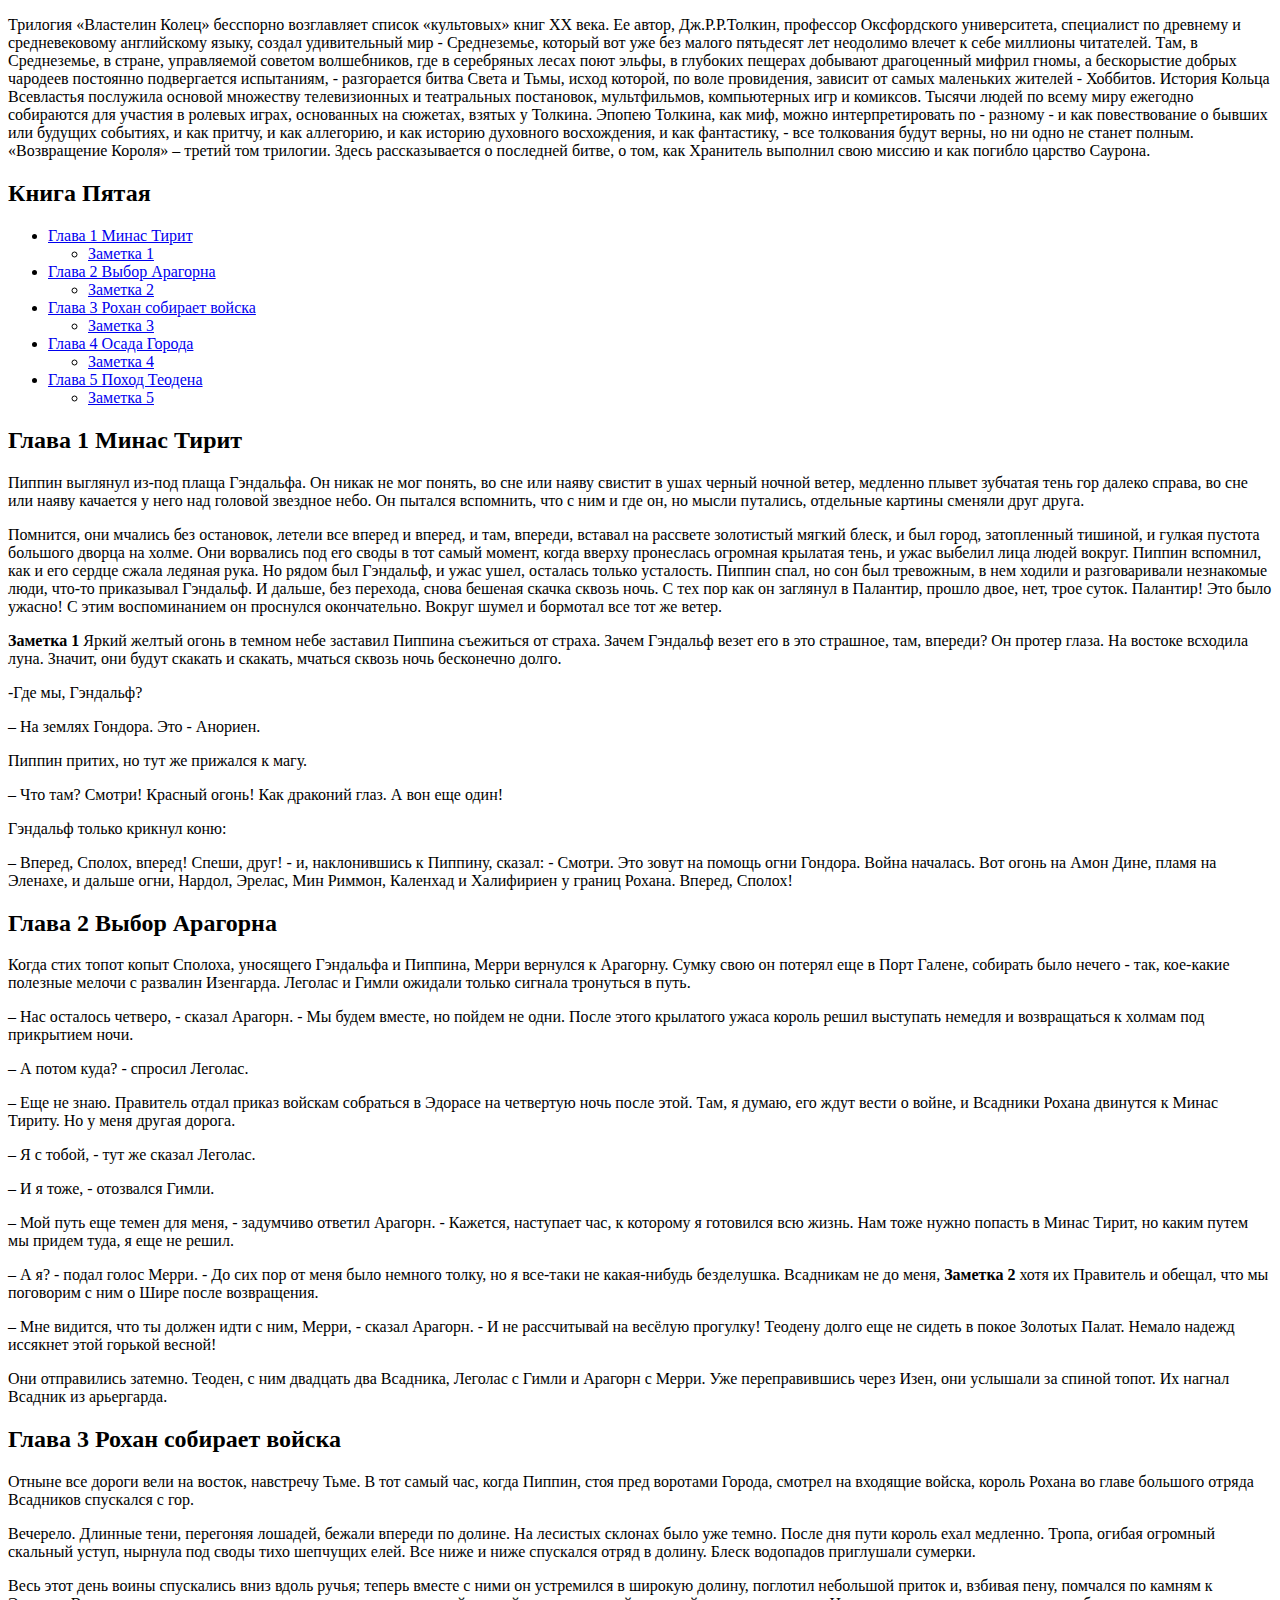
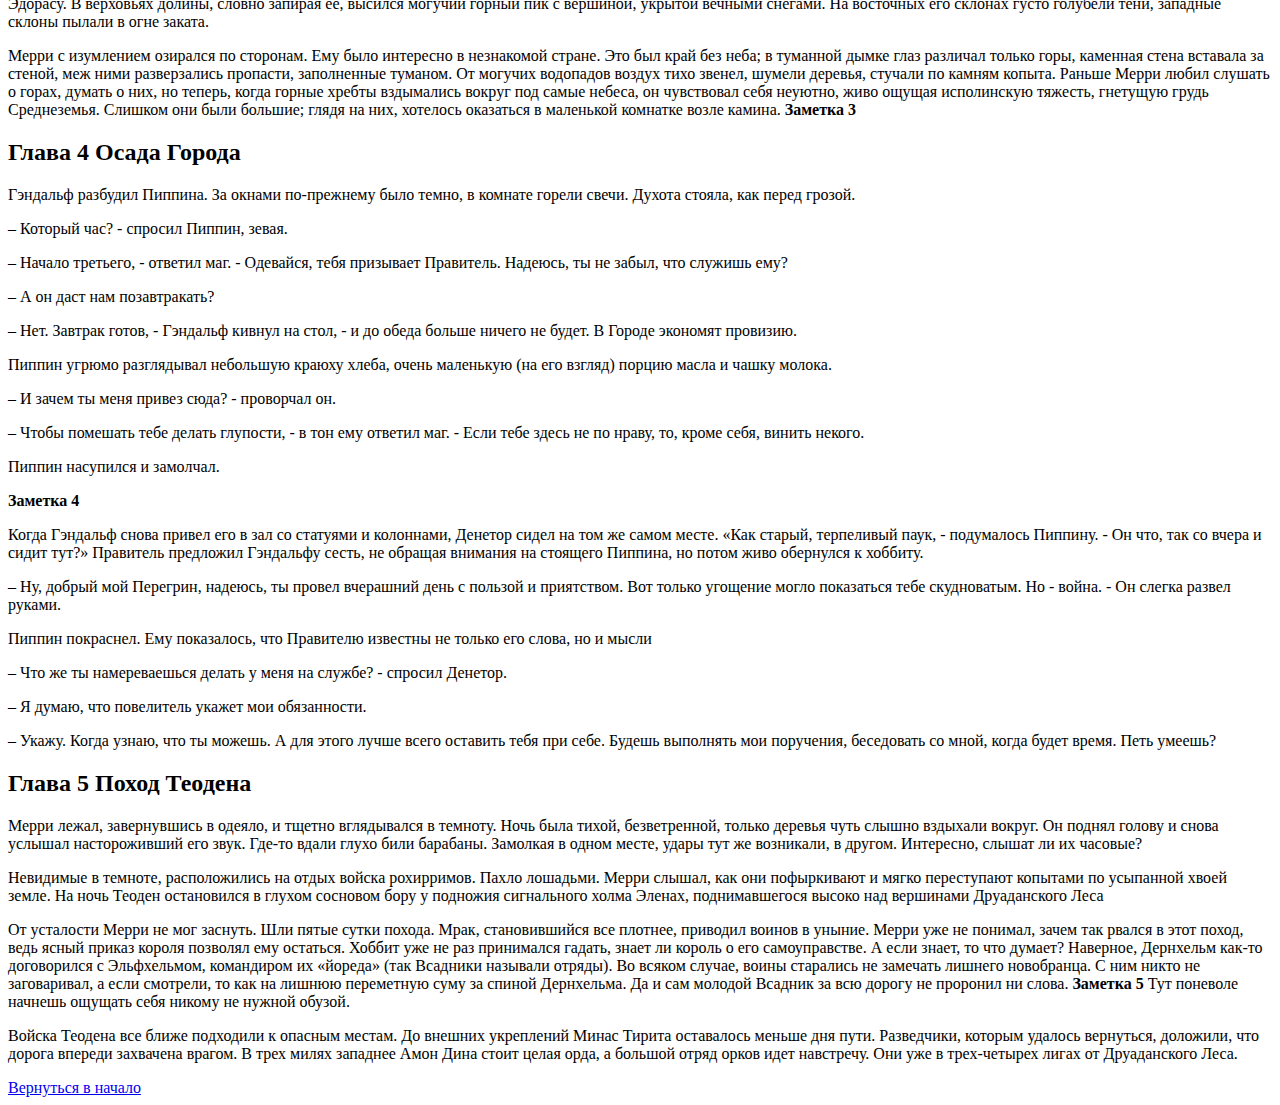
<file: leson-4/index.html>
<!DOCTYPE html>
<html lang="ru">
<head>
  <meta charset="UTF-8">
  <meta author="Михаил Докучаев">
  <meta description="Книга. Властелин Колец">
  <meta keywords="Книга. Властелин Колец. Книга пятая.">
  <title>Document</title>
</head>
<body>

  <p>Трилогия «Властелин Колец» бесспорно возглавляет список «культовых» книг XX века. 
    Ее автор, Дж.Р.Р.Толкин, профессор Оксфордского университета, специалист по древнему и 
    средневековому английскому языку, создал удивительный мир - Среднеземье, который вот уже 
    без малого пятьдесят лет неодолимо влечет к себе миллионы читателей. Там, в Среднеземье,
    в стране, управляемой советом волшебников, где в серебряных лесах поют эльфы, в глубоких
    пещерах добывают драгоценный мифрил гномы, а бескорыстие добрых чародеев постоянно 
    подвергается испытаниям, - разгорается битва Света и Тьмы, исход которой, по воле 
    провидения, зависит от самых маленьких жителей - Хоббитов. История Кольца Всевластья 
    послужила основой множеству телевизионных и театральных постановок, мультфильмов,
    компьютерных игр и комиксов. Тысячи людей по всему миру ежегодно собираются для 
    участия в ролевых играх, основанных на сюжетах, взятых у Толкина. Эпопею Толкина,
    как миф, можно интерпретировать по - разному - и как повествование о бывших или
    будущих событиях, и как притчу, и как аллегорию, и как историю духовного восхождения,
    и как фантастику, - все толкования будут верны, но ни одно не станет полным.
    «Возвращение Короля» – третий том трилогии. Здесь рассказывается о последней битве,
    о том, как Хранитель выполнил свою миссию и как погибло царство Саурона.
  </p>

  <h2>Книга Пятая</h2>

  <ul>
    <li><a href="#chapter-1">Глава 1 Минас Тирит</a>
      <ul><li><a href="#note-1">Заметка 1</a></li></ul>
    </li>
    <li><a href="#chapter-2">Глава 2 Выбор Арагорна</a>
       <ul><li><a href="#note-2">Заметка 2</a></li></ul>
      </li>  
    <li><a href="#chapter-3">Глава 3 Рохан собирает войска</a>
      <ul><li><a href="#note-3">Заметка 3</a></li></ul>
      </li> 
    <li><a href="#chapter-4">Глава 4 Осада Города</a>
       <ul><li><a href="#note-4">Заметка 4</a></li></ul>
       </li> 
    <li><a href="#chapter-5">Глава 5 Поход Теодена</a>
        <ul><li><a href="#note-5">Заметка 5</a></li></ul>
        </li> 
  </ul>

<h2 id="chapter-1">Глава 1 Минас Тирит</h2>

<p>Пиппин выглянул из-под плаща Гэндальфа. Он никак не мог понять, во сне или наяву свистит в
  ушах черный ночной ветер, медленно плывет зубчатая тень гор далеко справа, во сне или наяву
  качается у него над головой звездное небо. Он пытался вспомнить, что с ним и где он, но
  мысли путались, отдельные картины сменяли друг друга.</p>
<p>
  Помнится, они мчались без остановок, летели все вперед и вперед, и там, впереди, вставал 
  на рассвете золотистый мягкий блеск, и был город, затопленный тишиной, и гулкая пустота 
  большого дворца на холме. Они ворвались под его своды в тот самый момент, когда вверху 
  пронеслась огромная крылатая тень, и ужас выбелил лица людей вокруг. Пиппин вспомнил, 
  как и его сердце сжала ледяная рука. Но рядом был Гэндальф, и ужас ушел, осталась только
  усталость. Пиппин спал, но сон был тревожным, в нем ходили и разговаривали незнакомые
  люди, что-то приказывал Гэндальф. И дальше, без перехода, снова бешеная скачка сквозь 
  ночь. С тех пор как он заглянул в Палантир, прошло двое, нет, трое суток. Палантир!
  Это было ужасно! С этим воспоминанием он проснулся окончательно. Вокруг шумел и
  бормотал все тот же ветер.
</p>
<p><strong id="note-1">Заметка 1</strong>
 Яркий желтый огонь в темном небе заставил Пиппина съежиться от страха. Зачем Гэндальф везет
 его в это страшное, там, впереди? Он протер глаза. На востоке всходила луна. Значит, они
 будут скакать и скакать, мчаться сквозь ночь бесконечно долго.</p>
  <p>-Где мы, Гэндальф?</p>
  <p>– На землях Гондора. Это - Анориен.</p> 
  <p>Пиппин притих, но тут же прижался к магу.</p>
  <p>– Что там? Смотри! Красный огонь! Как драконий глаз. А вон еще один!</p>
  <p>Гэндальф только крикнул коню:</p>
  <p>– Вперед, Сполох, вперед! Спеши, друг! - и, наклонившись к Пиппину, сказал: - Смотри. 
  Это зовут на помощь огни Гондора. Война началась. Вот огонь на Амон Дине, пламя на 
  Эленахе, и дальше огни, Нардол, Эрелас, Мин Риммон, Каленхад и Халифириен у границ 
  Рохана. Вперед, Сполох!</p>

<h2 id="chapter-2">Глава 2 Выбор Арагорна</h2>

<p>Когда стих топот копыт Сполоха, уносящего Гэндальфа и Пиппина, Мерри вернулся к Арагорну. 
  Сумку свою он потерял еще в Порт Галене, собирать было нечего - так, кое-какие полезные 
  мелочи с развалин Изенгарда. Леголас и Гимли ожидали только сигнала тронуться в путь.
  </p>
<p>– Нас осталось четверо, - сказал Арагорн. - Мы будем вместе, но пойдем не одни. 
  После этого
  крылатого ужаса король решил выступать немедля и возвращаться к холмам под 
  прикрытием ночи.
  </p>
<p>– А потом куда? - спросил Леголас.</p>
<p>– Еще не знаю. Правитель отдал приказ войскам собраться в Эдорасе на четвертую ночь после
   этой. Там, я думаю, его ждут вести о войне, и Всадники Рохана двинутся к Минас Тириту.
    Но у меня другая дорога.
  </p>
<p>– Я с тобой, - тут же сказал Леголас.
  </p>
<p>– И я тоже, - отозвался Гимли.</p>
<p>– Мой путь еще темен для меня, - задумчиво ответил Арагорн. - Кажется, наступает час, к 
  которому я готовился всю жизнь. Нам тоже нужно попасть в Минас Тирит, но каким путем мы 
  придем туда, я еще не решил.
  </p>
<p>– А я? - подал голос Мерри. - До сих пор от меня было немного толку, но я все-таки не
   какая-нибудь безделушка. Всадникам не до меня, <strong id="note-2">Заметка 2</strong> хотя их Правитель
    и обещал,
    что мы поговорим с ним о Шире после возвращения.
  </p>
<p>– Мне видится, что ты должен идти с ним, Мерри, - сказал Арагорн. - И не рассчитывай на
   весёлую прогулку! Теодену долго еще не сидеть в покое Золотых Палат. Немало надежд
    иссякнет этой горькой весной!
  </p>
<p>Они отправились затемно. Теоден, с ним двадцать два Всадника, Леголас с Гимли и Арагорн 
  с Мерри. Уже переправившись через Изен, они услышали за спиной топот. Их нагнал Всадник
   из арьергарда.</p>

<h2 id="chapter-3">Глава 3 Рохан собирает войска</h2>

<p>Отныне все дороги вели на восток, навстречу Тьме. В тот самый час, когда Пиппин, стоя пред
   воротами Города, смотрел на входящие войска, король Рохана во главе большого отряда 
   Всадников спускался с гор.
  </p>
<p>Вечерело. Длинные тени, перегоняя лошадей, бежали впереди по долине. На лесистых склонах
   было уже темно. После дня пути король ехал медленно. Тропа, огибая огромный скальный
    уступ, нырнула под своды тихо шепчущих елей. Все ниже и ниже спускался отряд в долину.
     Блеск водопадов приглушали сумерки.</p>
<p>Весь этот день воины спускались вниз вдоль ручья; теперь вместе с ними он устремился в
   широкую долину, поглотил небольшой приток и, взбивая пену, помчался по камням к Эдорасу.
    В верховьях долины, словно запирая ее, высился могучий горный пик с вершиной, укрытой 
    вечными снегами. На восточных его склонах густо голубели тени, западные склоны пылали в
     огне заката.
  </p>
<p>Мерри с изумлением озирался по сторонам. Ему было интересно в незнакомой стране. 
  Это был край без неба; в туманной дымке глаз различал только горы, каменная стена 
  вставала за стеной, меж ними разверзались пропасти, заполненные туманом. От могучих 
  водопадов воздух тихо звенел, шумели деревья, стучали по камням копыта. Раньше Мерри 
  любил слушать о горах, думать о них, но теперь, когда горные хребты вздымались вокруг 
  под самые небеса, он чувствовал себя неуютно, живо ощущая исполинскую тяжесть, гнетущую 
  грудь Среднеземья. Слишком они были большие; глядя на них, хотелось оказаться в маленькой
   комнатке возле камина. <strong id="note-3">Заметка 3</strong>
  </p>

<h2 id="chapter-4">Глава 4 Осада Города</h2>

<p>Гэндальф разбудил Пиппина. За окнами по-прежнему было темно, в комнате горели свечи. 
  Духота стояла,   как перед грозой.</p>
<p>– Который час? - спросил Пиппин, зевая.</p>
<p>– Начало третьего, - ответил маг. - Одевайся, тебя призывает Правитель. Надеюсь, ты не
   забыл, что служишь ему?
  </p>
<p>– А он даст нам позавтракать?
  </p>
<p>– Нет. Завтрак готов, - Гэндальф кивнул на стол, - и до обеда больше ничего не будет. В Городе экономят провизию.
  </p>
<p>Пиппин угрюмо разглядывал небольшую краюху хлеба, очень маленькую (на его взгляд) порцию масла и чашку молока.
  </p>
<p>– И зачем ты меня привез сюда? - проворчал он.</p>
<p>– Чтобы помешать тебе делать глупости, - в тон ему ответил маг. - Если тебе здесь не по нраву, то, кроме себя, винить некого.
  </p>
<p>Пиппин насупился и замолчал.</p>
<p><strong id="note-4">Заметка 4</strong></p>
<p>Когда Гэндальф снова привел его в зал со статуями и колоннами, Денетор сидел на том же
   самом месте. «Как старый, терпеливый паук, - подумалось Пиппину. - Он что, так со вчера
    и сидит тут?» Правитель предложил Гэндальфу сесть, не обращая внимания на стоящего 
    Пиппина, но потом живо обернулся к хоббиту.</p>
<p>– Ну, добрый мой Перегрин, надеюсь, ты провел вчерашний день с пользой и приятством.
   Вот только угощение могло  показаться тебе скудноватым. Но - война. - Он слегка развел руками.</p>
<p>Пиппин покраснел. Ему показалось, что Правителю известны не только его слова, но и мысли</p>
<p>– Что же ты намереваешься делать у меня на службе? - спросил Денетор.</p>
<p>– Я думаю, что повелитель укажет мои обязанности.</p>
<p>– Укажу. Когда узнаю, что ты можешь. А для этого лучше всего оставить тебя при себе. Будешь выполнять 
  мои поручения, беседовать со мной, когда будет время. Петь умеешь?</p>

<h2 id="chapter-5">Глава 5 Поход Теодена</h2>

<p>Мерри лежал, завернувшись в одеяло, и тщетно вглядывался в темноту. Ночь была тихой, 
  безветренной, только деревья чуть слышно вздыхали вокруг. Он поднял голову и снова
   услышал настороживший его звук. Где-то вдали глухо били барабаны. Замолкая в одном
    месте, удары тут же возникали, в другом. Интересно, слышат ли их часовые?
  </p>
<p>Невидимые в темноте, расположились на отдых войска рохирримов. Пахло лошадьми. Мерри 
  слышал, как они пофыркивают и мягко переступают копытами по усыпанной хвоей земле. 
  На ночь Теоден остановился в глухом сосновом бору у подножия сигнального холма Эленах, 
  поднимавшегося высоко над вершинами Друаданского Леса</p>
<p>От усталости Мерри не мог заснуть. Шли пятые сутки похода. Мрак, становившийся все
   плотнее, приводил воинов в уныние. Мерри уже не понимал, зачем так рвался в этот поход,
    ведь ясный приказ короля позволял ему остаться. Хоббит уже не раз принимался гадать, 
    знает ли король о его самоуправстве. А если знает, то что думает? Наверное, Дернхельм 
    как-то договорился с Эльфхельмом, командиром их «йореда» (так Всадники называли отряды).
     Во всяком случае, воины старались не замечать лишнего новобранца. С ним никто не 
     заговаривал, а если смотрели, то как на лишнюю переметную суму за спиной Дернхельма.
      Да и сам молодой Всадник за всю дорогу не проронил ни слова. <strong id="note-5">Заметка 5</strong> Тут поневоле
       начнешь ощущать себя никому не нужной обузой.
  </p>
<p>Войска Теодена все ближе подходили к опасным местам. До внешних укреплений Минас Тирита 
  оставалось меньше дня пути. Разведчики, которым удалось вернуться, доложили, что дорога 
  впереди захвачена врагом. В трех милях западнее Амон Дина стоит целая орда, а большой
   отряд орков идет навстречу. Они уже в трех-четырех лигах от Друаданского Леса.</p>

<a href="#top">Вернуться в начало</a>

</body>
</html>
</file>
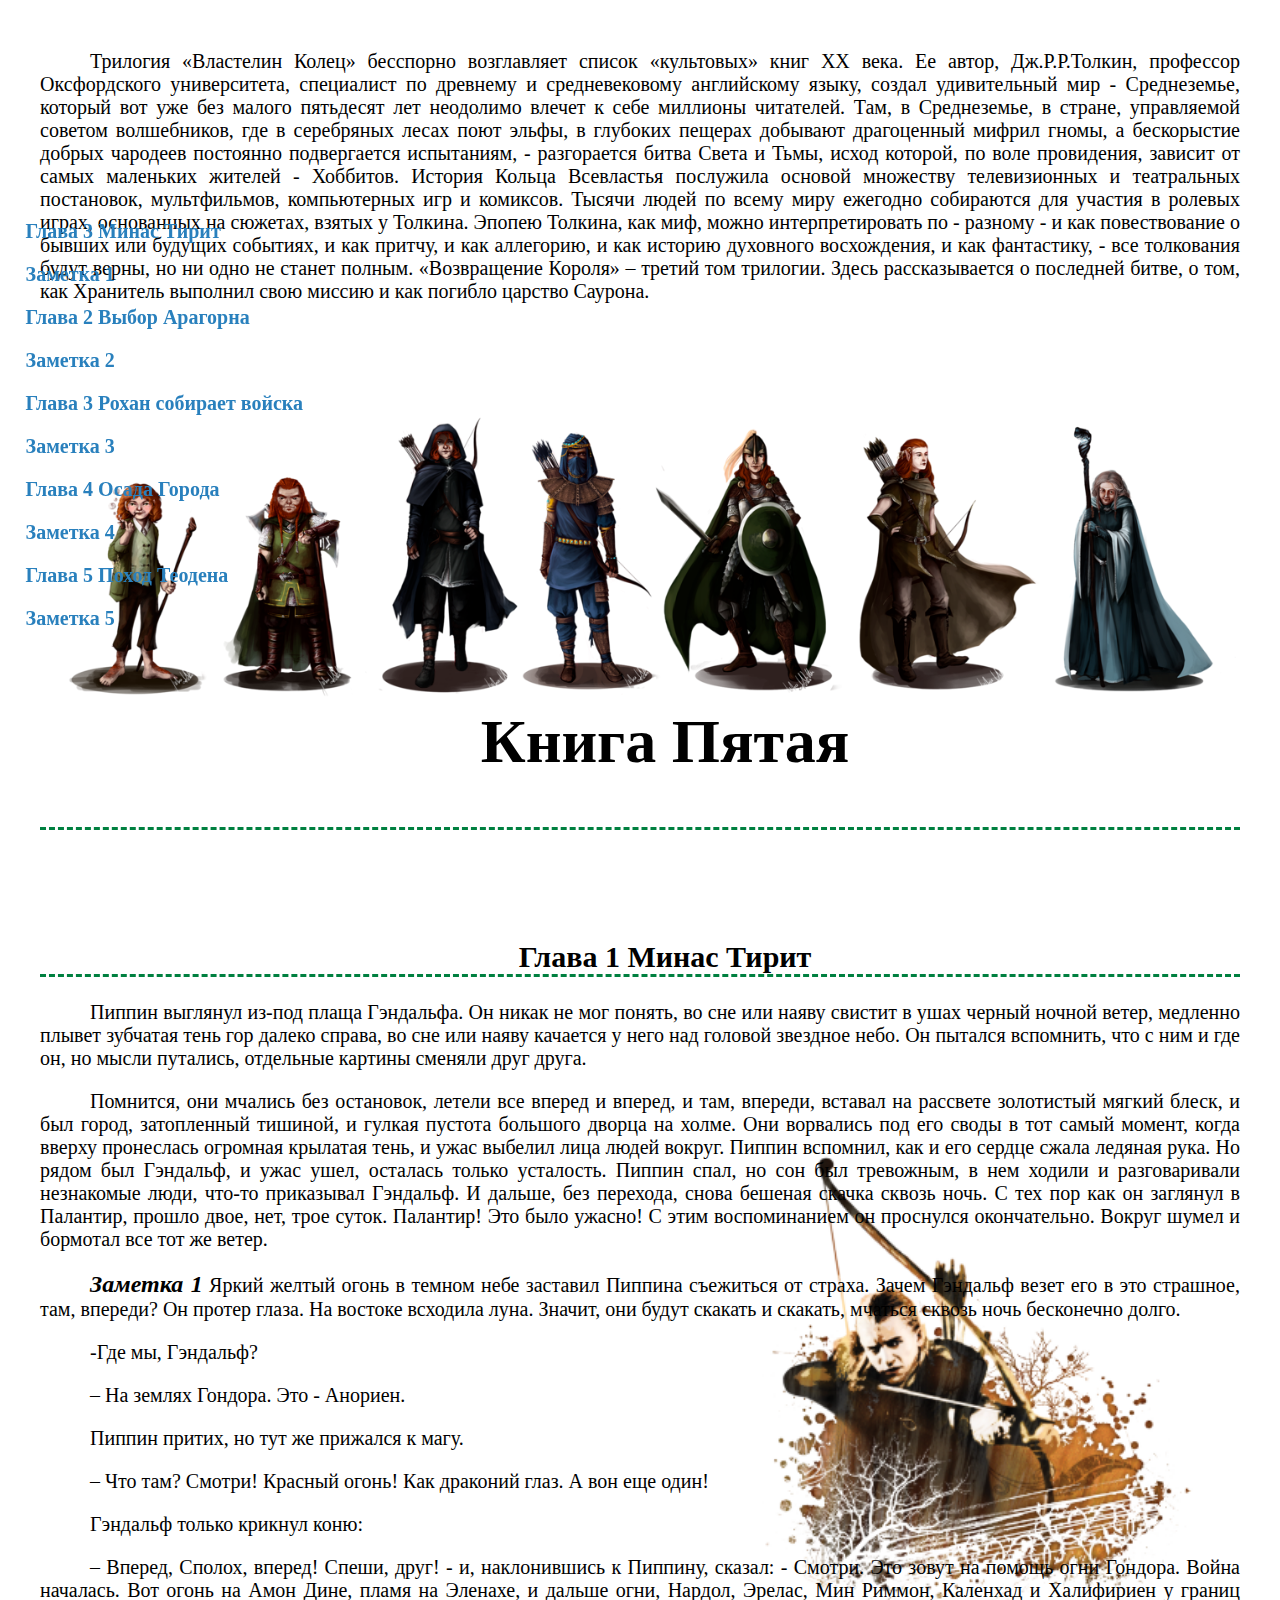
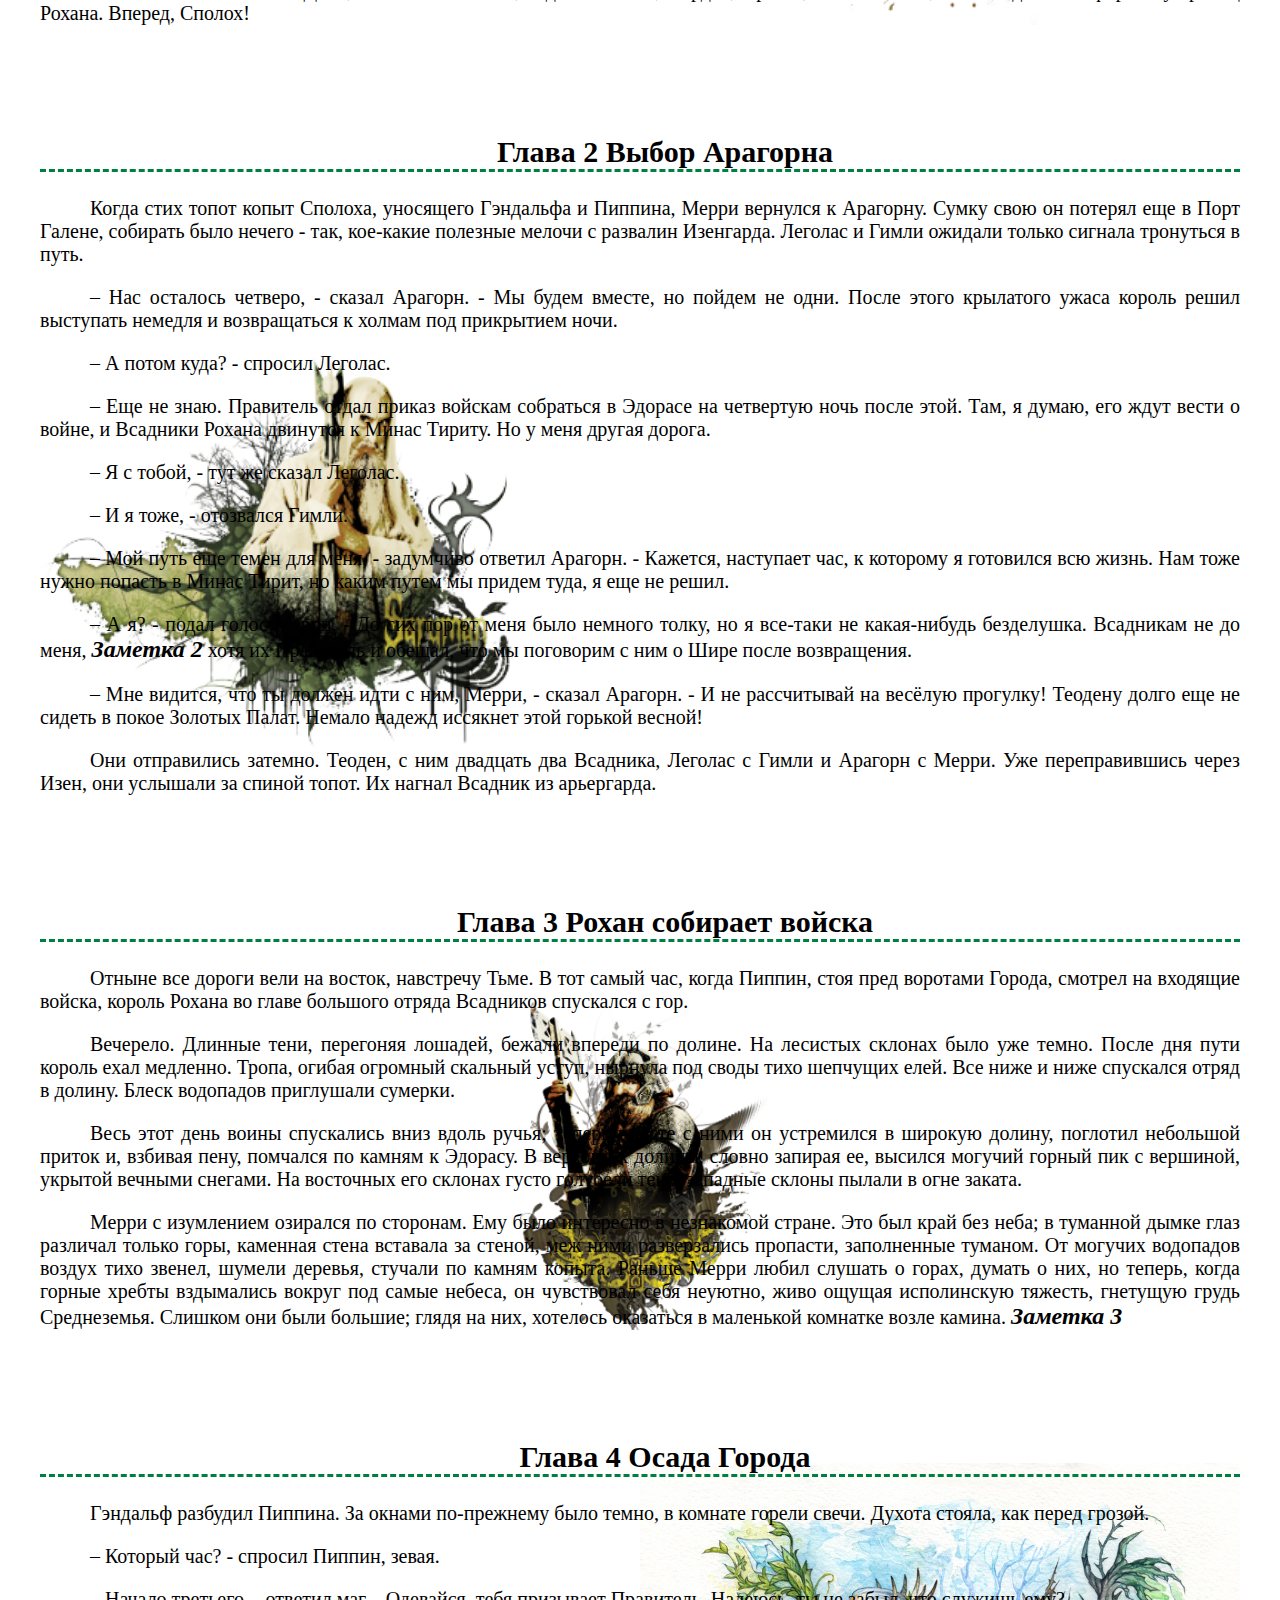
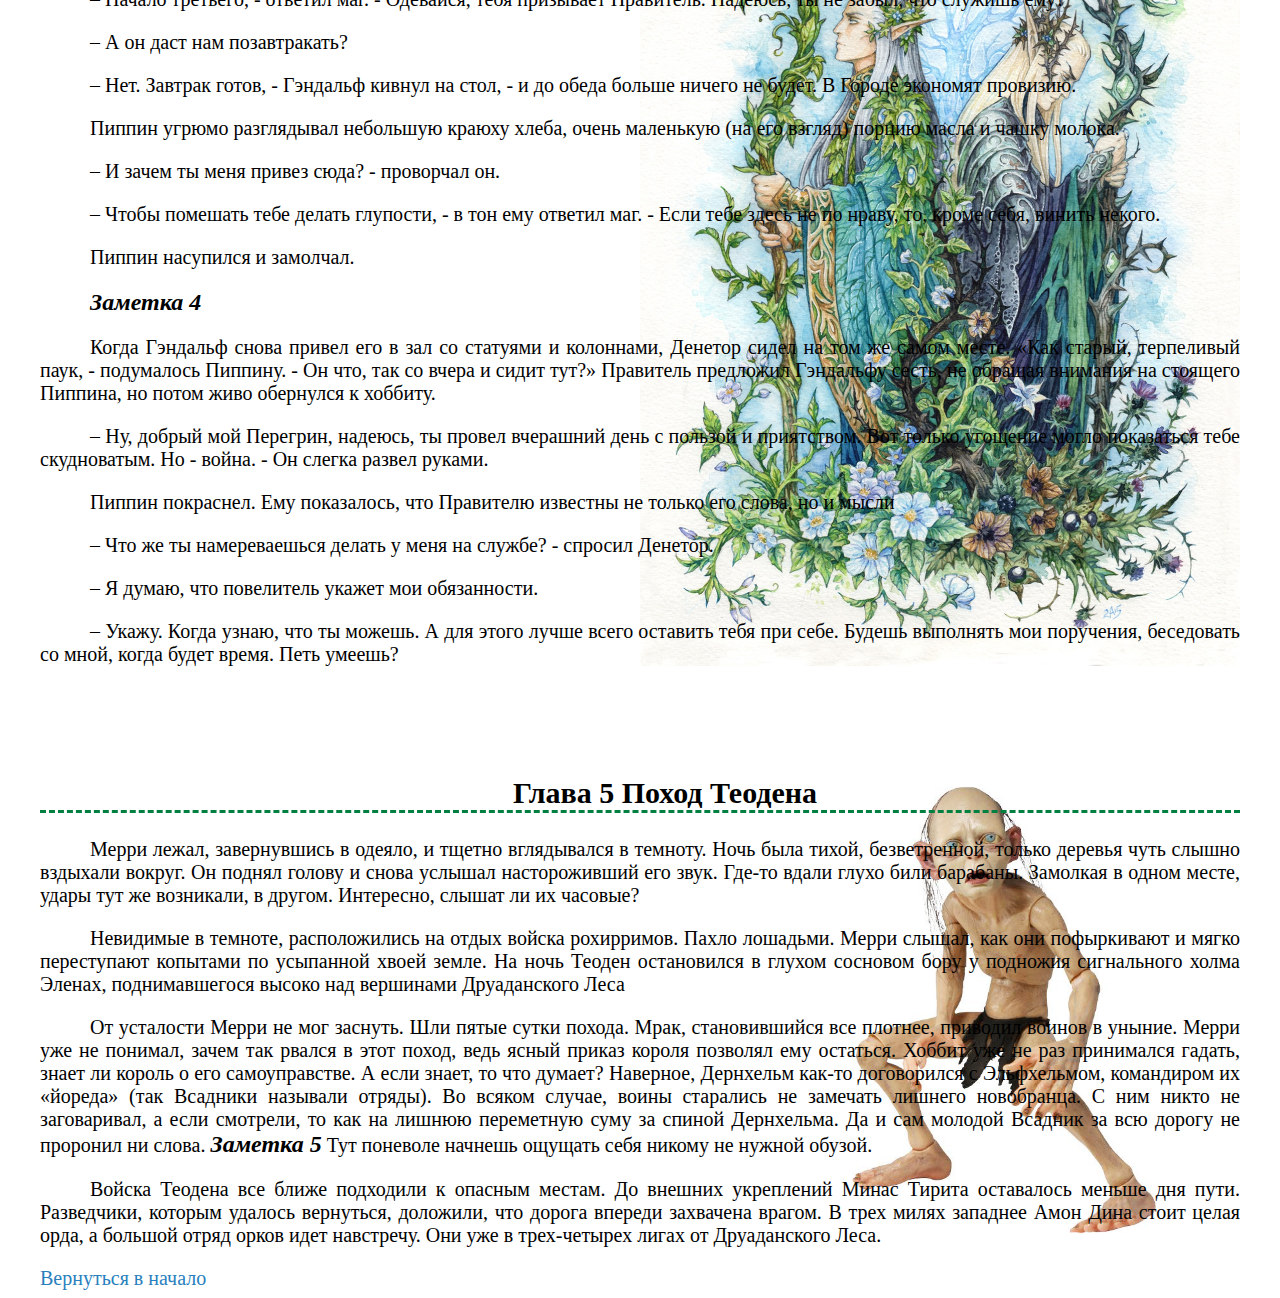
<file: leson-5/index.html>
<!DOCTYPE html>
<html lang="ru">
<head>
  <meta charset="UTF-8">
  <meta author="Михаил Докучаев">
  <meta description="Книга. Властелин Колец">
  <meta keywords="Книга. Властелин Колец. Книга пятая.">
  <link rel="stylesheet" href="css/style.css">
  <title>Document</title>
</head>
<body>
 
 <div class="wrapper">
   
   <div class="text-1">
      
    <p>Трилогия «Властелин Колец» бесспорно возглавляет список «культовых» книг XX века. 
    Ее автор, Дж.Р.Р.Толкин, профессор Оксфордского университета, специалист по древнему и 
    средневековому английскому языку, создал удивительный мир - Среднеземье, который вот уже 
    без малого пятьдесят лет неодолимо влечет к себе миллионы читателей. Там, в Среднеземье,
    в стране, управляемой советом волшебников, где в серебряных лесах поют эльфы, в глубоких
    пещерах добывают драгоценный мифрил гномы, а бескорыстие добрых чародеев постоянно 
    подвергается испытаниям, - разгорается битва Света и Тьмы, исход которой, по воле 
    провидения, зависит от самых маленьких жителей - Хоббитов. История Кольца Всевластья 
    послужила основой множеству телевизионных и театральных постановок, мультфильмов,
    компьютерных игр и комиксов. Тысячи людей по всему миру ежегодно собираются для 
    участия в ролевых играх, основанных на сюжетах, взятых у Толкина. Эпопею Толкина,
    как миф, можно интерпретировать по - разному - и как повествование о бывших или
    будущих событиях, и как притчу, и как аллегорию, и как историю духовного восхождения,
    и как фантастику, - все толкования будут верны, но ни одно не станет полным.
    «Возвращение Короля» – третий том трилогии. Здесь рассказывается о последней битве,
    о том, как Хранитель выполнил свою миссию и как погибло царство Саурона.
  </p>

  <img src="images/img-5.png" alt="">
  <h2 class="item-1">Книга Пятая</h2>
          
   </div>   <!-- /.text-1 -->

    <nav>
      <ul>
    <li><a href="#chapter-1">Глава 3 Минас Тирит</a>
      <ul><li><a href="#note-1">Заметка 1</a></li></ul>
    </li>
    <li><a href="#chapter-2">Глава 2 Выбор Арагорна</a>
       <ul><li><a href="#note-2">Заметка 2</a></li></ul>
      </li>  
    <li><a href="#chapter-3">Глава 3 Рохан собирает войска</a>
      <ul><li><a href="#note-3">Заметка 3</a></li></ul>
      </li> 
    <li><a href="#chapter-4">Глава 4 Осада Города</a>
       <ul><li><a href="#note-4">Заметка 4</a></li></ul>
       </li> 
    <li><a href="#chapter-5">Глава 5 Поход Теодена</a>
        <ul><li><a href="#note-5">Заметка 5</a></li></ul>
        </li> 
  </ul>
    </nav>

  <div class="text-2">
    <h2 id="chapter-1">Глава 1 Минас Тирит</h2>

<p>Пиппин выглянул из-под плаща Гэндальфа. Он никак не мог понять, во сне или наяву свистит в
  ушах черный ночной ветер, медленно плывет зубчатая тень гор далеко справа, во сне или наяву
  качается у него над головой звездное небо. Он пытался вспомнить, что с ним и где он, но
  мысли путались, отдельные картины сменяли друг друга.</p>
<p>
  Помнится, они мчались без остановок, летели все вперед и вперед, и там, впереди, вставал 
  на рассвете золотистый мягкий блеск, и был город, затопленный тишиной, и гулкая пустота 
  большого дворца на холме. Они ворвались под его своды в тот самый момент, когда вверху 
  пронеслась огромная крылатая тень, и ужас выбелил лица людей вокруг. Пиппин вспомнил, 
  как и его сердце сжала ледяная рука. Но рядом был Гэндальф, и ужас ушел, осталась только
  усталость. Пиппин спал, но сон был тревожным, в нем ходили и разговаривали незнакомые
  люди, что-то приказывал Гэндальф. И дальше, без перехода, снова бешеная скачка сквозь 
  ночь. С тех пор как он заглянул в Палантир, прошло двое, нет, трое суток. Палантир!
  Это было ужасно! С этим воспоминанием он проснулся окончательно. Вокруг шумел и
  бормотал все тот же ветер.
</p>
<p><strong id="note-1">Заметка 1</strong>
 Яркий желтый огонь в темном небе заставил Пиппина съежиться от страха. Зачем Гэндальф везет
 его в это страшное, там, впереди? Он протер глаза. На востоке всходила луна. Значит, они
 будут скакать и скакать, мчаться сквозь ночь бесконечно долго.</p>
  <p>-Где мы, Гэндальф?</p>
  <p>– На землях Гондора. Это - Анориен.</p> 
  <p>Пиппин притих, но тут же прижался к магу.</p>
  <p>– Что там? Смотри! Красный огонь! Как драконий глаз. А вон еще один!</p>
  <p>Гэндальф только крикнул коню:</p>
  <p>– Вперед, Сполох, вперед! Спеши, друг! - и, наклонившись к Пиппину, сказал: - Смотри. 
  Это зовут на помощь огни Гондора. Война началась. Вот огонь на Амон Дине, пламя на 
  Эленахе, и дальше огни, Нардол, Эрелас, Мин Риммон, Каленхад и Халифириен у границ 
  Рохана. Вперед, Сполох!</p>
  
  </div>  <!-- /.text-2 -->
  
  <div class="text-3">
    <h2 id="chapter-2">Глава 2 Выбор Арагорна</h2>

  <p>Когда стих топот копыт Сполоха, уносящего Гэндальфа и Пиппина, Мерри вернулся к Арагорну. 
  Сумку свою он потерял еще в Порт Галене, собирать было нечего - так, кое-какие полезные 
  мелочи с развалин Изенгарда. Леголас и Гимли ожидали только сигнала тронуться в путь.
  </p>
  <p>– Нас осталось четверо, - сказал Арагорн. - Мы будем вместе, но пойдем не одни. 
  После этого
  крылатого ужаса король решил выступать немедля и возвращаться к холмам под 
  прикрытием ночи.
  </p>
  <p>– А потом куда? - спросил Леголас.</p>
  <p>– Еще не знаю. Правитель отдал приказ войскам собраться в Эдорасе на четвертую ночь после
   этой. Там, я думаю, его ждут вести о войне, и Всадники Рохана двинутся к Минас Тириту.
    Но у меня другая дорога.
  </p>
  <p>– Я с тобой, - тут же сказал Леголас.
  </p>
  <p>– И я тоже, - отозвался Гимли.</p>
  <p>– Мой путь еще темен для меня, - задумчиво ответил Арагорн. - Кажется, наступает час, к 
  которому я готовился всю жизнь. Нам тоже нужно попасть в Минас Тирит, но каким путем мы 
  придем туда, я еще не решил.
  </p>
  <p>– А я? - подал голос Мерри. - До сих пор от меня было немного толку, но я все-таки не
   какая-нибудь безделушка. Всадникам не до меня, <strong id="note-2">Заметка 2</strong> хотя их Правитель
    и обещал,
    что мы поговорим с ним о Шире после возвращения.
  </p>
  <p>– Мне видится, что ты должен идти с ним, Мерри, - сказал Арагорн. - И не рассчитывай на
   весёлую прогулку! Теодену долго еще не сидеть в покое Золотых Палат. Немало надежд
    иссякнет этой горькой весной!
  </p>
  <p>Они отправились затемно. Теоден, с ним двадцать два Всадника, Леголас с Гимли и Арагорн 
  с Мерри. Уже переправившись через Изен, они услышали за спиной топот. Их нагнал Всадник
   из арьергарда.</p>

  </div>  <!-- /.text-3 -->
  
  <div class="text-4">
    <h2 id="chapter-3">Глава 3 Рохан собирает войска</h2>

  <p>Отныне все дороги вели на восток, навстречу Тьме. В тот самый час, когда Пиппин, стоя пред
   воротами Города, смотрел на входящие войска, король Рохана во главе большого отряда 
   Всадников спускался с гор.
  </p>
  <p>Вечерело. Длинные тени, перегоняя лошадей, бежали впереди по долине. На лесистых склонах
     было уже темно. После дня пути король ехал медленно. Тропа, огибая огромный скальный
     уступ, нырнула под своды тихо шепчущих елей. Все ниже и ниже спускался отряд в долину.
     Блеск водопадов приглушали сумерки.</p>
  <p>Весь этот день воины спускались вниз вдоль ручья; теперь вместе с ними он устремился в
     широкую долину, поглотил небольшой приток и, взбивая пену, помчался по камням к Эдорасу.
     В верховьях долины, словно запирая ее, высился могучий горный пик с вершиной, укрытой 
     вечными снегами. На восточных его склонах густо голубели тени, западные склоны пылали в
     огне заката.
  </p>
  <p>Мерри с изумлением озирался по сторонам. Ему было интересно в незнакомой стране. 
    Это был край без неба; в туманной дымке глаз различал только горы, каменная стена 
    вставала за стеной, меж ними разверзались пропасти, заполненные туманом. От могучих 
    водопадов воздух тихо звенел, шумели деревья, стучали по камням копыта. Раньше Мерри 
    любил слушать о горах, думать о них, но теперь, когда горные хребты вздымались вокруг 
    под самые небеса, он чувствовал себя неуютно, живо ощущая исполинскую тяжесть, гнетущую 
    грудь Среднеземья. Слишком они были большие; глядя на них, хотелось оказаться в маленькой
    комнатке возле камина. <strong id="note-3">Заметка 3</strong>
  </p>
  
  </div>  <!-- /.text-4 -->

  <div class="text-5">
    <h2 id="chapter-4">Глава 4 Осада Города</h2>

  <p>Гэндальф разбудил Пиппина. За окнами по-прежнему было темно, в комнате горели свечи. 
  Духота стояла,   как перед грозой.</p>
  <p>– Который час? - спросил Пиппин, зевая.</p>
  <p>– Начало третьего, - ответил маг. - Одевайся, тебя призывает Правитель. Надеюсь, ты не
   забыл, что служишь ему?
  </p>
  <p>– А он даст нам позавтракать?
  </p>
  <p>– Нет. Завтрак готов, - Гэндальф кивнул на стол, - и до обеда больше ничего не будет. В Городе экономят провизию.
  </p>
  <p>Пиппин угрюмо разглядывал небольшую краюху хлеба, очень маленькую (на его взгляд) порцию масла и чашку молока.
  </p>
  <p>– И зачем ты меня привез сюда? - проворчал он.</p>
  <p>– Чтобы помешать тебе делать глупости, - в тон ему ответил маг. - Если тебе здесь не по нраву, то, кроме себя, винить некого.
  </p>
  <p>Пиппин насупился и замолчал.</p>
  <p><strong id="note-4">Заметка 4</strong></p>
  <p>Когда Гэндальф снова привел его в зал со статуями и колоннами, Денетор сидел на том же
  самом месте. «Как старый, терпеливый паук, - подумалось Пиппину. - Он что, так со вчера
  и сидит тут?» Правитель предложил Гэндальфу сесть, не обращая внимания на стоящего 
  Пиппина, но потом живо обернулся к хоббиту.</p>
  <p>– Ну, добрый мой Перегрин, надеюсь, ты провел вчерашний день с пользой и приятством.
  Вот только угощение могло  показаться тебе скудноватым. Но - война. - Он слегка развел руками.</p>
  <p>Пиппин покраснел. Ему показалось, что Правителю известны не только его слова, но и мысли</p>
  <p>– Что же ты намереваешься делать у меня на службе? - спросил Денетор.</p>
  <p>– Я думаю, что повелитель укажет мои обязанности.</p>
  <p>– Укажу. Когда узнаю, что ты можешь. А для этого лучше всего оставить тебя при себе. Будешь выполнять 
  мои поручения, беседовать со мной, когда будет время. Петь умеешь?</p>
  
  </div>  <!-- /.text-5 -->

  <div class="text-6">
   
  <h2 id="chapter-5">Глава 5 Поход Теодена</h2>

  <p>Мерри лежал, завернувшись в одеяло, и тщетно вглядывался в темноту. Ночь была тихой, 
  безветренной, только деревья чуть слышно вздыхали вокруг. Он поднял голову и снова
   услышал настороживший его звук. Где-то вдали глухо били барабаны. Замолкая в одном
    месте, удары тут же возникали, в другом. Интересно, слышат ли их часовые?
  </p>
  <p>Невидимые в темноте, расположились на отдых войска рохирримов. Пахло лошадьми. Мерри 
  слышал, как они пофыркивают и мягко переступают копытами по усыпанной хвоей земле. 
  На ночь Теоден остановился в глухом сосновом бору у подножия сигнального холма Эленах, 
  поднимавшегося высоко над вершинами Друаданского Леса</p>
  <p>От усталости Мерри не мог заснуть. Шли пятые сутки похода. Мрак, становившийся все
  плотнее, приводил воинов в уныние. Мерри уже не понимал, зачем так рвался в этот поход,
  ведь ясный приказ короля позволял ему остаться. Хоббит уже не раз принимался гадать, 
  знает ли король о его самоуправстве. А если знает, то что думает? Наверное, Дернхельм 
  как-то договорился с Эльфхельмом, командиром их «йореда» (так Всадники называли отряды).
  Во всяком случае, воины старались не замечать лишнего новобранца. С ним никто не 
  заговаривал, а если смотрели, то как на лишнюю переметную суму за спиной Дернхельма.
  Да и сам молодой Всадник за всю дорогу не проронил ни слова. <strong id="note-5">Заметка 5</strong> Тут поневоле начнешь ощущать себя никому не нужной обузой.
  </p>
  <p>Войска Теодена все ближе подходили к опасным местам. До внешних укреплений Минас Тирита 
  оставалось меньше дня пути. Разведчики, которым удалось вернуться, доложили, что дорога 
  впереди захвачена врагом. В трех милях западнее Амон Дина стоит целая орда, а большой
  отряд орков идет навстречу. Они уже в трех-четырех лигах от Друаданского Леса.</p>

  </div>  <!-- /.text-6 -->


  <a href="#top" class="a-top">Вернуться в начало</a>

 </div> <!-- /.wrapper -->

</body>
</html>
</file>
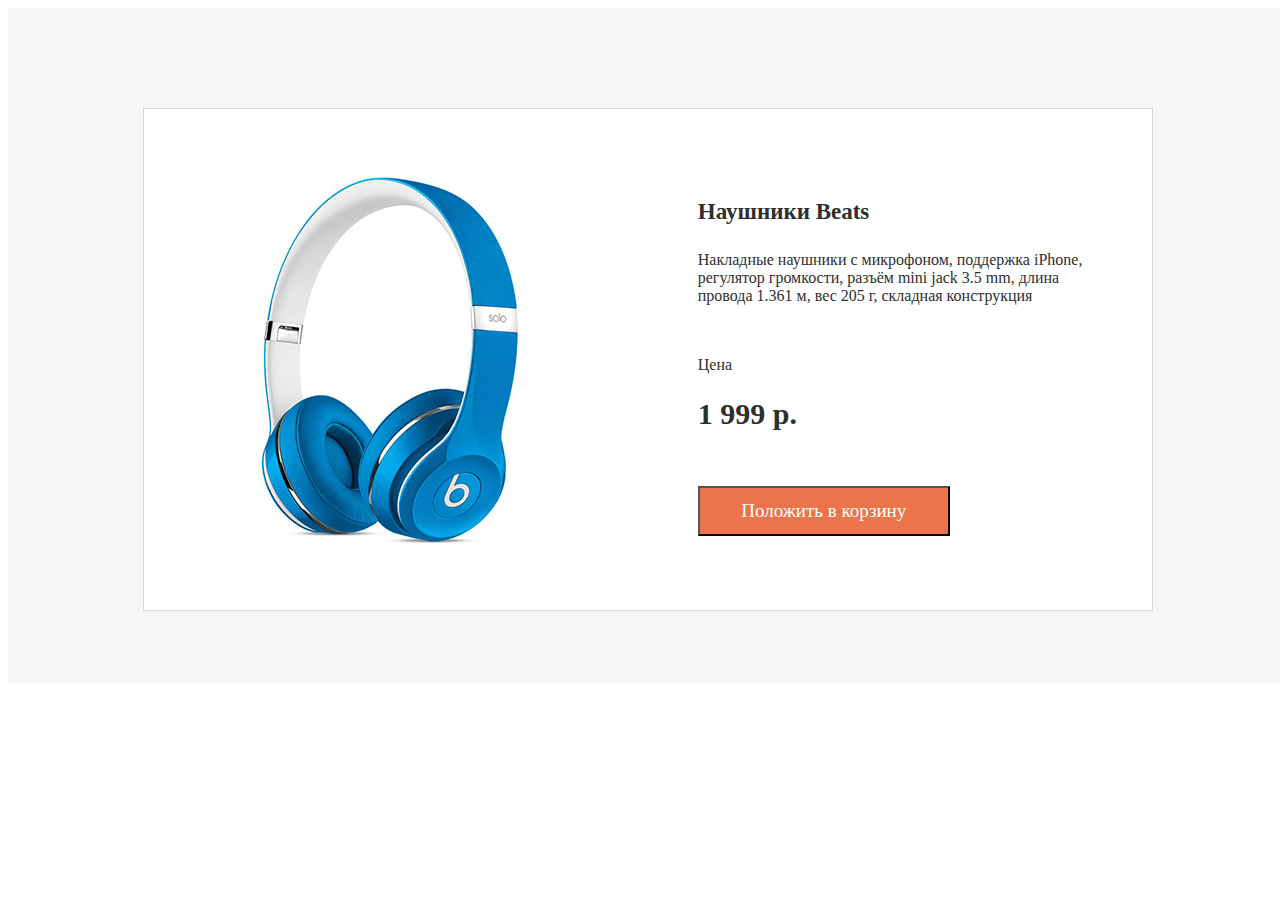
<file: leson-6/index.html>
<!DOCTYPE html>
<html lang="ru">
<head>
  <meta charset="UTF-8">
  <link rel="stylesheet" href="css/style.css">
  <title>Наушники Beats</title>
</head>
<body>
<div class="container">
  
    <div class="box">
    
    <img src="images/img-1.png" alt="">
    
    <div class="main">
     
      <h1>Наушники Beats</h1>
      
      <span class="text">Накладные наушники с микрофоном, поддержка iPhone, регулятор громкости, разъём mini jack 3.5 mm, длина провода 1.361 м, вес 205 г, складная конструкция</span>
      
      <span class="price">Цена</span>
      
      <strong>1 999 р.</strong>
      
      <button><a href="#">Положить в корзину</a></button>
      
    </div>
    
  </div>
  <!-- /.box -->
  
</div>
<!-- /.container -->
</body>
</html>
</file>
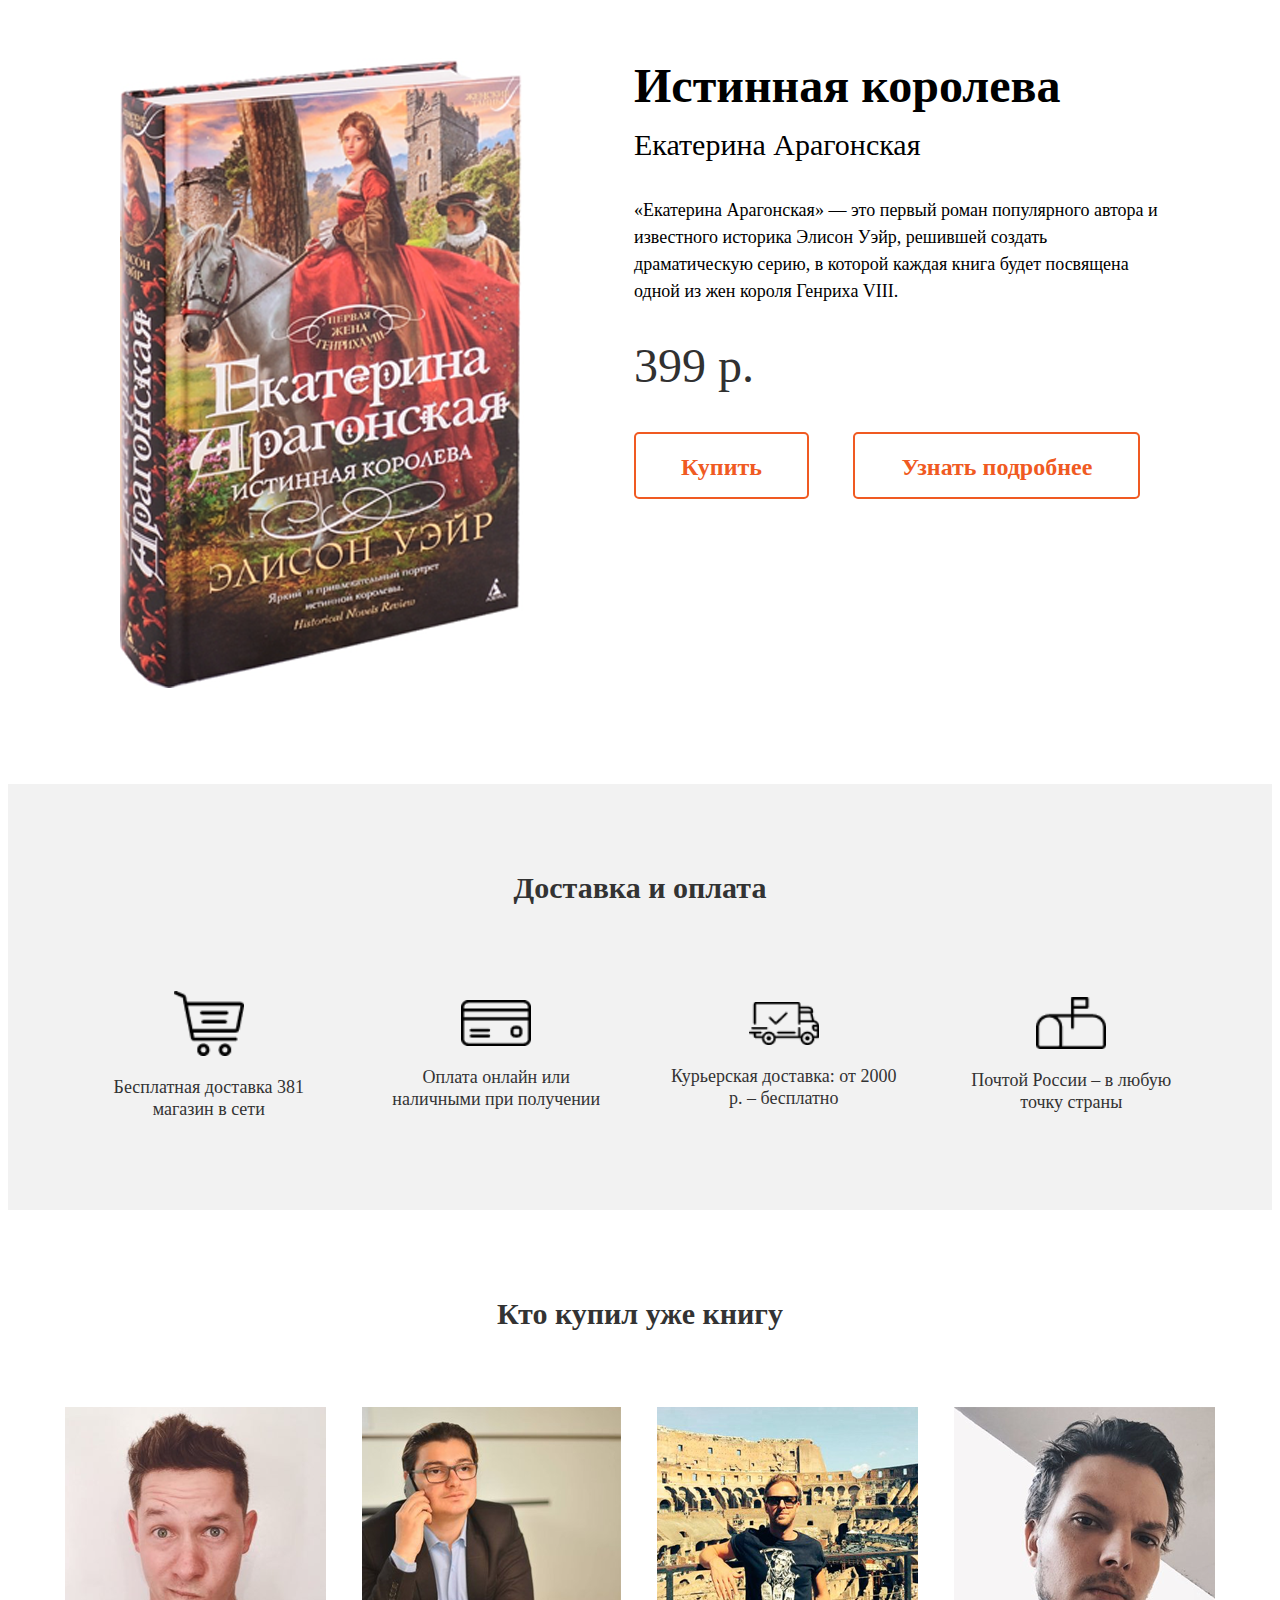
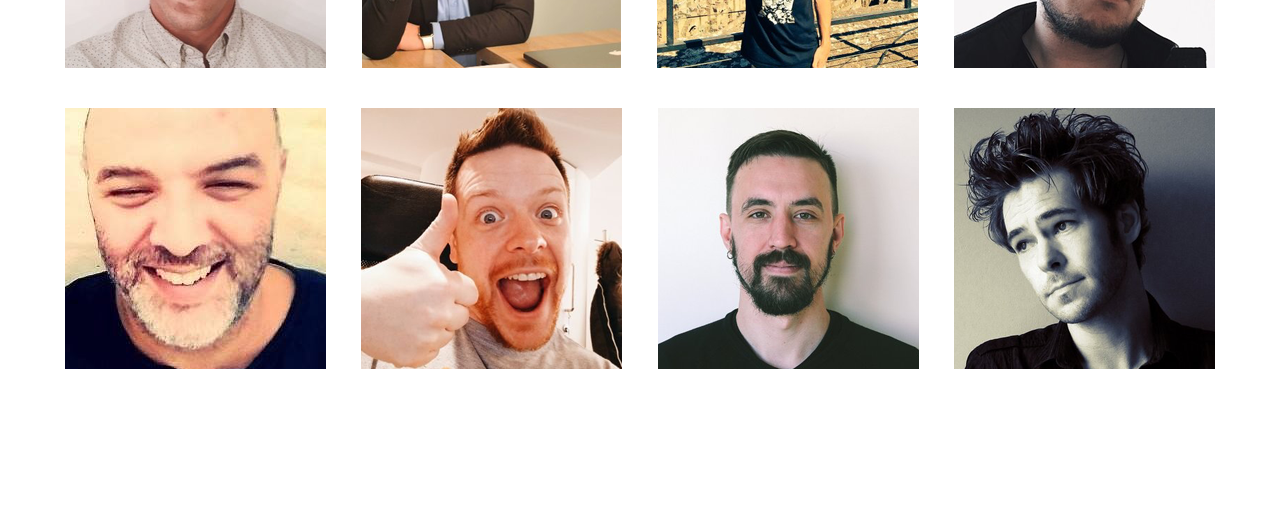
<file: leson-7/index.html>
<!DOCTYPE html>
<html lang="ru">
<head>
  <meta charset="UTF-8">
  <link rel="stylesheet" href="css/style.css">
  <title>Домашка. Урок 7</title>
</head>
<body>
  
  <div class="container">
   
    <div class="wrapper">
     
      <img class="promo-img" src="images/img-book.png" alt="Фото книги">
      
      <div class="features">
        <h2 class="title">Истинная королева</h2>
        <!-- /.title -->
        <strong class="subject">Екатерина Арагонская</strong>
        <span class="desc">«Екатерина Арагонская» — это первый роман популярного автора и известного историка Элисон Уэйр, решившей создать драматическую серию, в которой каждая книга будет посвящена одной из жен короля Генриха VIII.</span>
        <span class="price">399 р.</span>
        <div class="btns">
          <a class="buy" href="#">Купить</a>
          <a class="other" href="#">Узнать подробнее</a>
        </div>
        <!-- /.btns -->   
             
      </div>
      <!-- /.features -->
      
    </div>
    <!-- /.wrapper -->
      
  </div>  
  <!-- /.container -->
  
<section class="shipping">
  
  <div class="container">
   
    <div class="shipping-div">
     
      <strong class="heading">Доставка и оплата</strong>
      
     <div class="items">
           
      <div class="item">
        <img src="images/Shopping_cart.png" alt="" class="shipping-img">
        <span class="shipping-desc">Бесплатная доставка 
381 магазин в сети</span>
      </div>
      <!-- /.item -->
      
      <div class="item">
        <img src="images/Credit_card.png" alt="" class="shipping-img">
        <span class="shipping-desc">Оплата онлайн или наличными при получении</span>
      </div>
      <!-- /.item -->
      
      <div class="item">
        <img src="images/Shipped.png" alt="" class="shipping-img">
        <span class="shipping-desc">Курьерская доставка: 
от 2000 р. – бесплатно</span>
      </div>
      <!-- /.item -->
      
       <div class="item">
        <img src="images/Mailbox.png" alt="" class="shipping-img">
        <span class="shipping-desc">Почтой России – 
в любую точку страны</span>
      </div>
      <!-- /.item -->
      
     </div>
     <!-- /.items -->
      
    </div>    
    <!-- /.shipping -->
    
  </div>
  <!-- /.container -->
  
</section> 
   
 <div class="container">
  
   <strong class="heading-reviews">Кто купил уже книгу</strong>
   
   <div class="photos-reviews">
    
     <div class="images">
       <img class="img-reviews img-1" src="images/img-2.png" alt="">
       <img class="img-reviews" src="images/img-3.png" alt="">
       <img class="img-reviews" src="images/img-4.png" alt="">
       <img class="img-reviews img-4" src="images/img-5.png" alt="">
     </div>
      <div class="images">
        <img class="img-reviews img-5" src="images/img-6.png" alt="">
        <img class="img-reviews" src="images/img-7.png" alt="">
        <img class="img-reviews" src="images/img-8.png" alt="">
        <img class="img-reviews img-8" src="images/img1.png" alt="">
      </div>
     
   </div>
   <!-- /.photos-reviews -->
   
 </div>
 <!-- /.container -->
   
</body>
</html>
</file>
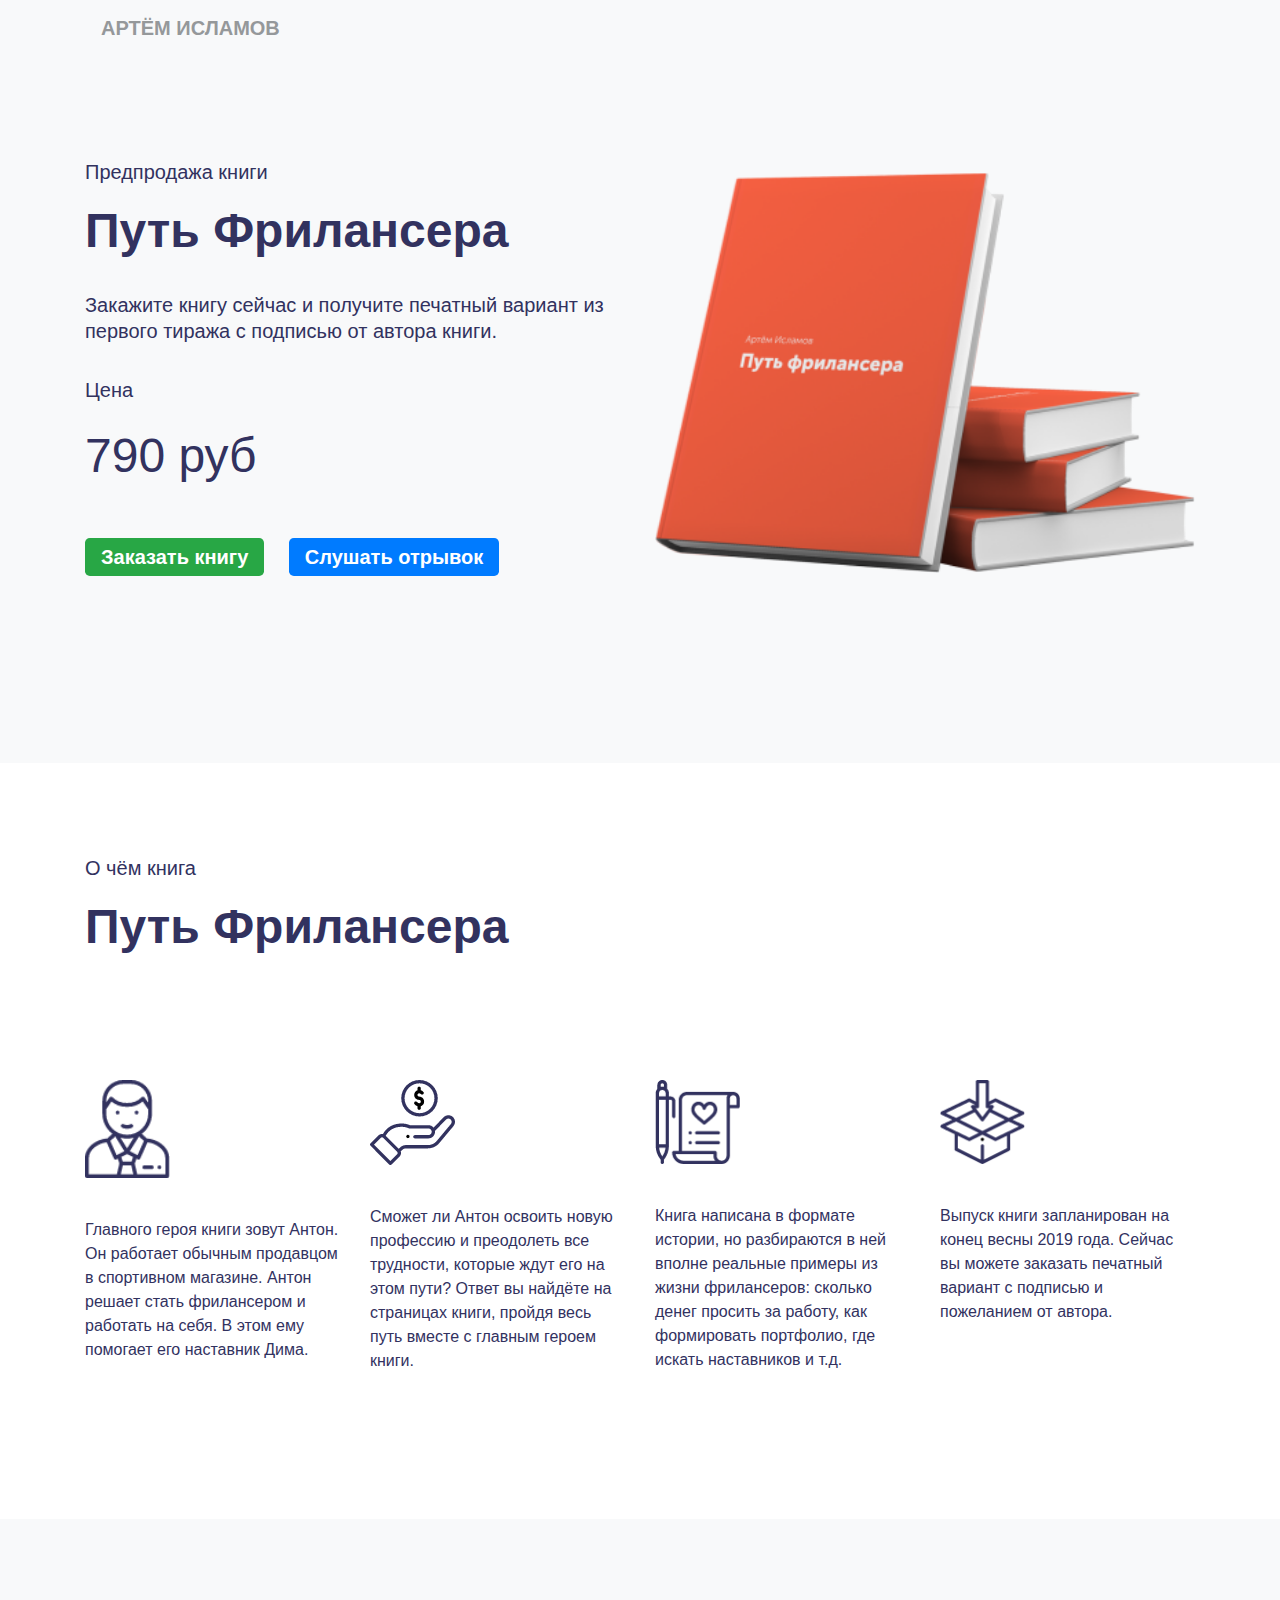
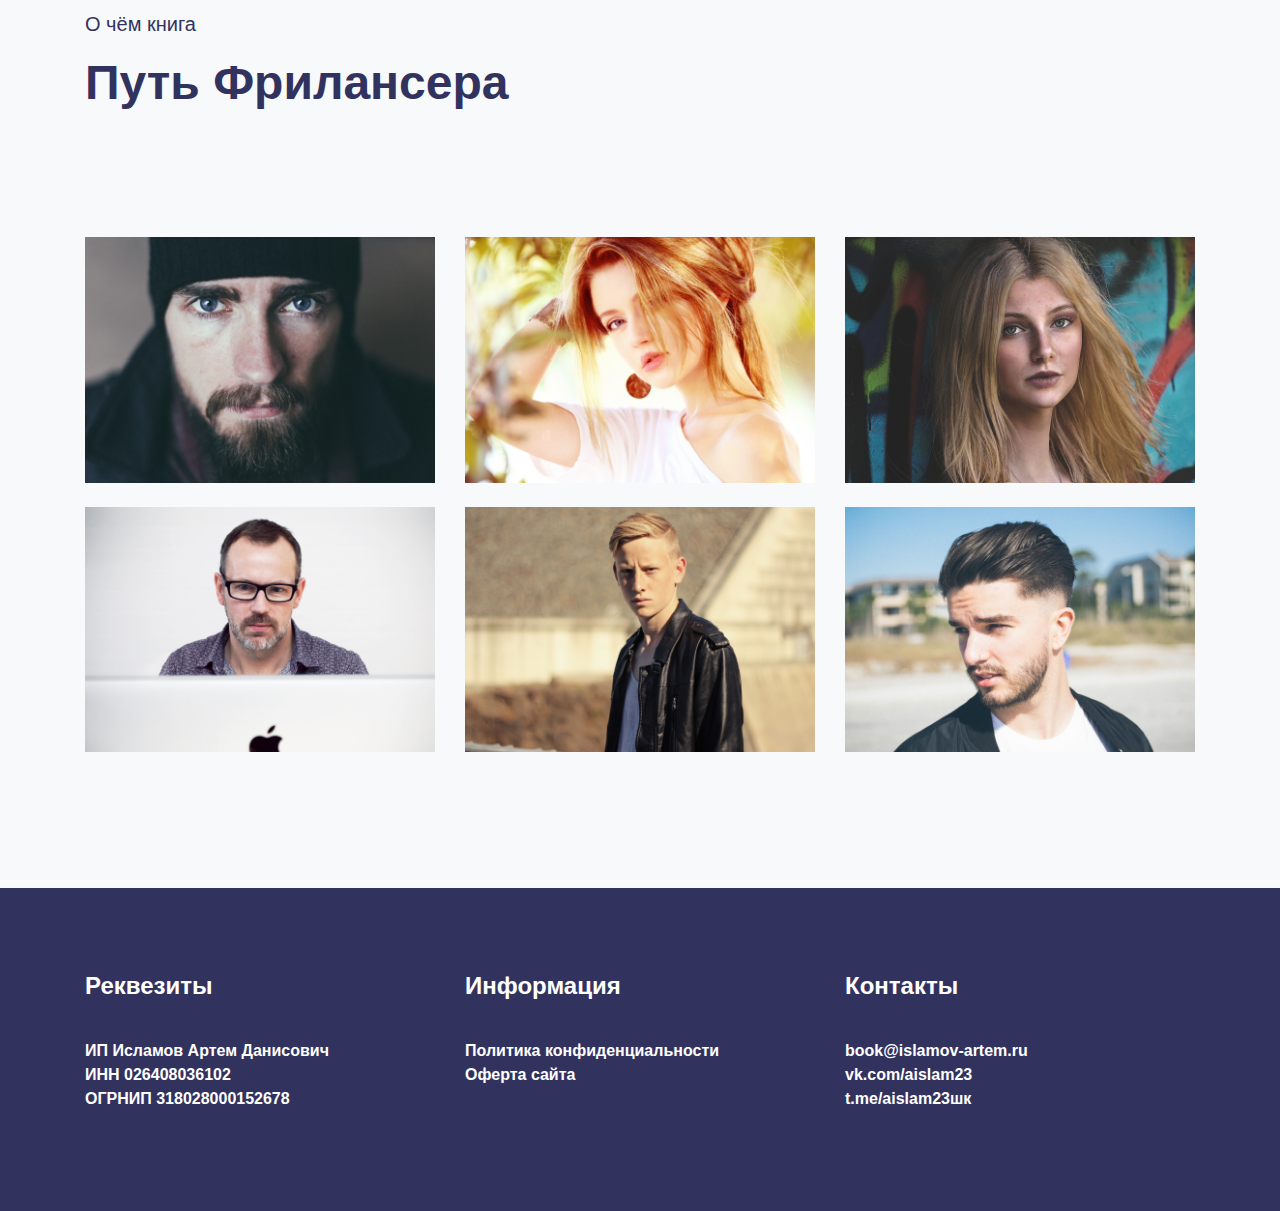
<file: lesson-10/index.html>
<!doctype html>
<html lang="ru">
  <head>
    <!-- Required meta tags -->
    <meta charset="utf-8">
  
    <link rel="stylesheet" href="https://use.fontawesome.com/releases/v5.7.2/css/all.css" integrity="sha384-fnmOCqbTlWIlj8LyTjo7mOUStjsKC4pOpQbqyi7RrhN7udi9RwhKkMHpvLbHG9Sr" crossorigin="anonymous">

    <!-- Bootstrap CSS -->
    <meta name="viewport" content="width=device-width, initial-scale=1, shrink-to-fit=no">

    <!-- Bootstrap CSS -->
    <link rel="stylesheet" href="css/bootstrap.min.css" crossorigin="anonymous">

    <!-- Мои стили -->
    <link rel="stylesheet" href="css/style.css">
    <title>Путь фрилансера</title>
  </head>
  <body>
    <header class="hero bg-light">
      <div class="container">
        <div class="main-wrapper-navbar">
          <nav class="navbar navbar-light">
            <a class="navbar-brand"><span>АРТЁМ ИСЛАМОВ</span></a>
            <div class="social">
              <a href="#"><i class="ml-2 fab fa-vk"></i></a>
              <a href="#"><i class="ml-2 fab fa-youtube"></i></a>
              <a href="#"><i class="ml-2 fab fa-instagram"></i></a>
            </div>
            <!-- /.social -->
          </nav>
        </div>
        <!-- /.main-wrapper-navbar -->
        <div class="main-hero">
          <div class="row align-items-center">
            <div class="col-xs-12 col-s-xs-12 col-sm-12 col-md-6 col-lg-4 col-xl-48 col-md-6 col-lg-6 col-xl-6">
              <div class="main-text">
                <small class="subtitle d-block">Предпродажа книги</small>
                <h2 class="title d-block">Путь Фрилансера</h2>
                <p class="main-desc">Закажите книгу сейчас и получите печатный вариант из первого тиража с подписью от автора книги.
                </p>
                <small class="price-tag d-block">Цена</small>
                <strong class="price d-block">790 руб</strong>
                <div class="btns">
                  <a class="mb-2 button btn-lg btn-success" href="#">Заказать книгу</a>
                  <a class="mb-2 button btn-lg btn-primary" href="#">Слушать отрывок</a>
                </div>
                <!-- /.btns -->
              </div>
              <!-- /.main-text -->
            </div>
            <!-- /.col-6 -->
            <div class="col-xs-12 col-sm-4 col-md-6 col-lg-6 col-xl-6">
              <img class="img-book mt-3" src="images/img-book.png" alt="Фото книги">
            </div>
            <!-- /.col-6 -->
          </div>
          <!-- /.row -->
        </div>
        <!-- /.main-hero -->
      </div>
      <!-- /.container -->
    </header>
  <section class="main">
    <div class="container">
      <div class="main-wrapper">
        <small class="subtitle subtitles d-block">О чём книга</small>
        <h2 class="title titles d-block">Путь Фрилансера</h2>
        <div class="main-row">
          <div class="row">
            <div class="col-xs-12 col-sm-12 col-md-6 col-lg-3 col-lx-3">
              <img class="img-main" src="images/img-1.png" alt="">
              <p>Главного героя книги зовут Антон. Он работает обычным продавцом в спортивном магазине. Антон решает стать фрилансером и работать на себя. В этом ему помогает его наставник Дима.</p>
            </div>
            <div class="col-xs-12 col-sm-12 col-md-6 col-lg-3 col-lx-3">
              <img class="img-main" src="images/img-2.png" alt="">
              <p>Сможет ли Антон освоить новую профессию и преодолеть все трудности, которые ждут его на этом пути? Ответ вы найдёте на страницах книги, пройдя весь путь вместе с главным героем книги.
              </p>
            </div>
            <div class="col-xs-12 col-sm-12 col-md-6 col-lg-3 col-lx-3">
              <img class="img-main" src="images/img-3.png" alt="">
              <p>Книга написана в формате истории, но разбираются в ней вполне реальные примеры из жизни фрилансеров: сколько денег просить за работу, как формировать портфолио, где искать наставников и т.д.</p>
            </div>
            <div class="col-xs-12 col-sm-12 col-md-6 col-lg-3 col-lx-3">
              <img class="img-main" src="images/img-4.png" alt="">
              <p>Выпуск книги запланирован на конец весны 2019 года. Сейчас вы можете заказать печатный вариант с подписью и пожеланием от автора.
              </p>
            </div>
          </div>
        </div>
        <!-- /.main-row -->
      </div>
      <!-- /.main-wrapper -->
    </div>
    <!-- /.container -->
  </section>
  <!-- /.main -->
  <section class="reviews bg-light">
    <div class="container">
      <small class="subtitle subtitles d-block">О чём книга</small>
        <h2 class="title titles d-block">Путь Фрилансера</h2>
        <div class="reviews-row-wrapper">
          <div class="row">
            <div class="col-xs-12 col-sm-12 col-md-6 col-lg-4 col-xl-4"">
              <img class="mb-4" src="images/photo-1.png" alt=""></div>
            <!-- /.col-4 -->
            <div class="col-xs-12 col-sm-12 col-md-6 col-lg-4 col-xl-4">
              <img class="mb-4" src="images/photo-2.png" alt=""></div>
            <!-- /.col-4 -->
            <div class="col-xs-12 col-sm-12 col-md-6 col-lg-4 col-xl-4">
              <img class="mb-4" src="images/photo-3.png" alt=""></div>
            <!-- /.col-4 --> 
            <div class="col-xs-12 col-sm-12 col-md-6 col-lg-4 col-xl-4">
              <img class="mb-4" src="images/photo-4.png" alt=""></div>
            <!-- /.col-4 -->
            <div class="col-xs-12 col-sm-12 col-md-6 col-lg-4 col-xl-4">
              <img class="mb-4" src="images/photo-5.png" alt=""></div>
            <!-- /.col-4 -->
            <div class="col-xs-12 col-sm-12 col-md-6 col-lg-4 col-xl-4">
              <img class="mb-4" src="images/photo-6.png" alt=""></div>
            <!-- /.col-4 -->
          </div>
          <!-- /.row -->
        </div>
        <!-- /.reviews-row-wrapper -->
    </div>
    <!-- /.container -->
  </section>
  <!-- /.reviews -->
  <footer class="footer">
    <div class="container">
      <div class="footer-row-wrapper">
        <div class="row">
          <div class="col-xs-12 col-sm-12 col-md-4 col-lg-4 col-xl-4">
          <span class="footer-subtitle d-block">Реквезиты</span>
          <!-- /.footer-subtitle -->
          <small class="footer-desc">ИП Исламов Артем Данисович<br> 
              ИНН 026408036102 <br>
              ОГРНИП 318028000152678</small>
          <!-- /.footer-desc -->
        </div>
          <div class="col-xs-12 col-sm-12 col-md-4 col-lg-4 col-xl-4">
              <span class="footer-subtitle d-block">Информация</span>
              <!-- /.footer-subtitle -->
              <small class="footer-desc">Политика конфиденциальности<br> 
                  Оферта сайта</small>
              <!-- /.footer-desc -->
          </div>
          <div class="col-xs-12 col-sm-12 col-md-4 col-lg-4 col-xl-4">
              <span class="footer-subtitle d-block">Контакты</span>
              <!-- /.footer-subtitle -->
              <small class="footer-desc">
                <a href="#">book@islamov-artem.ru </a><br>
                <a href="#">vk.com/aislam23 </a><br>
                <a href="#">t.me/aislam23шк</a>
              </small>
          </div>
        </div>
      </div>
    </div>
  </footer>
  </body>
</html>
</file>
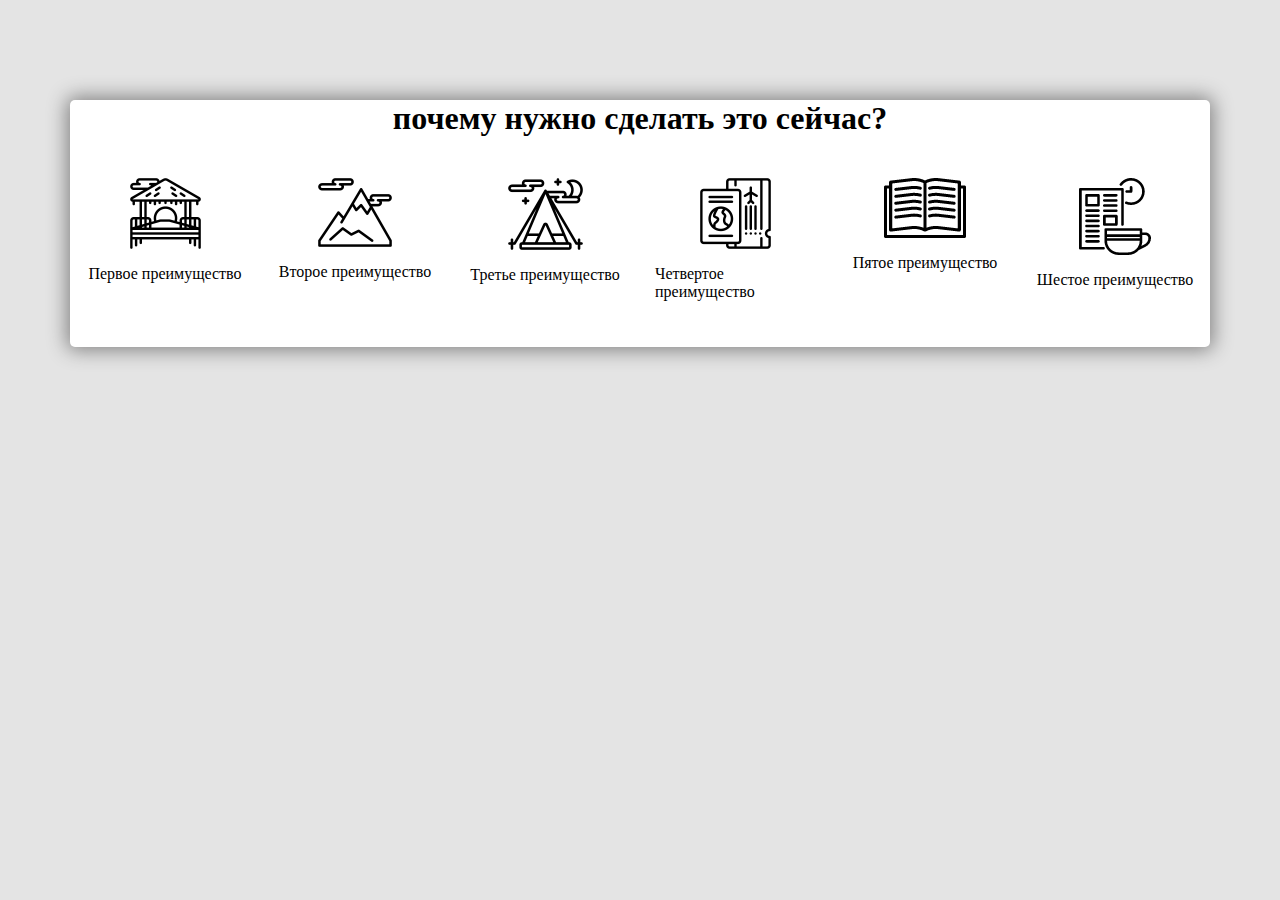
<file: lesson-9/index.html>
<!doctype html>
<html lang="ru">
  <head>
    <!-- Required meta tags -->
    <meta charset="utf-8">
    <meta name="viewport" content="width=device-width, initial-scale=1, shrink-to-fit=no">

    <!-- Bootstrap CSS -->
    <link rel="stylesheet" href="css/bootstrap-grid.min.css" crossorigin="anonymous">

    <!-- Мои стили -->
    <link rel="stylesheet" href="css/style.css">
    <title>Домашние задание №9</title>
  </head>
  <body>
    <div class="container">
      <h1 class="heading">почему нужно сделать это сейчас?</h1>
      <div class="row">
          <div class="col-12 col-xs-12 col-sm-12 col-md-6 col-lg-4 col-xl-2">
          <img src="images/001-summer.png" alt="">
          <p>Первое преимущество</p>
        </div>
        <div class="col-12 col-xs-12 col-sm-12 col-md-6 col-lg-4 col-xl-2">
          <img src="images/003-mountains.png" alt="">
          <p>Второе преимущество</p>
        </div>
        <div class="col-12 col-xs-12 col-sm-12 col-md-6 col-lg-4 col-xl-2">
          <img src="images/002-camping.png" alt="">
          <p>Третье преимущество</p>
        </div>
        <div class="column_4 col-12 col-xs-12 col-sm-12 col-md-6 col-lg-4 col-xl-2">
          <img src="images/004-boarding-pass.png" alt="">
          <p>Четвертое преимущество</p>
        </div>
        <div class="col-12 col-xs-12 col-sm-12 col-md-6 col-lg-4 col-xl-2">
          <img src="images/Forma_1.png" alt="">
          <p>Пятое преимущество</p>
        </div>
        <div class="col-12 col-xs-12 col-sm-12 col-md-6 col-lg-4 col-xl-2">
          <img src="images/Forma_2.png" alt="">
          <p>Шестое преимущество</p>
        </div>
      </div>
      <!-- /.row -->
    </div>
    <!-- /.container -->

  </body>
</html>
</file>
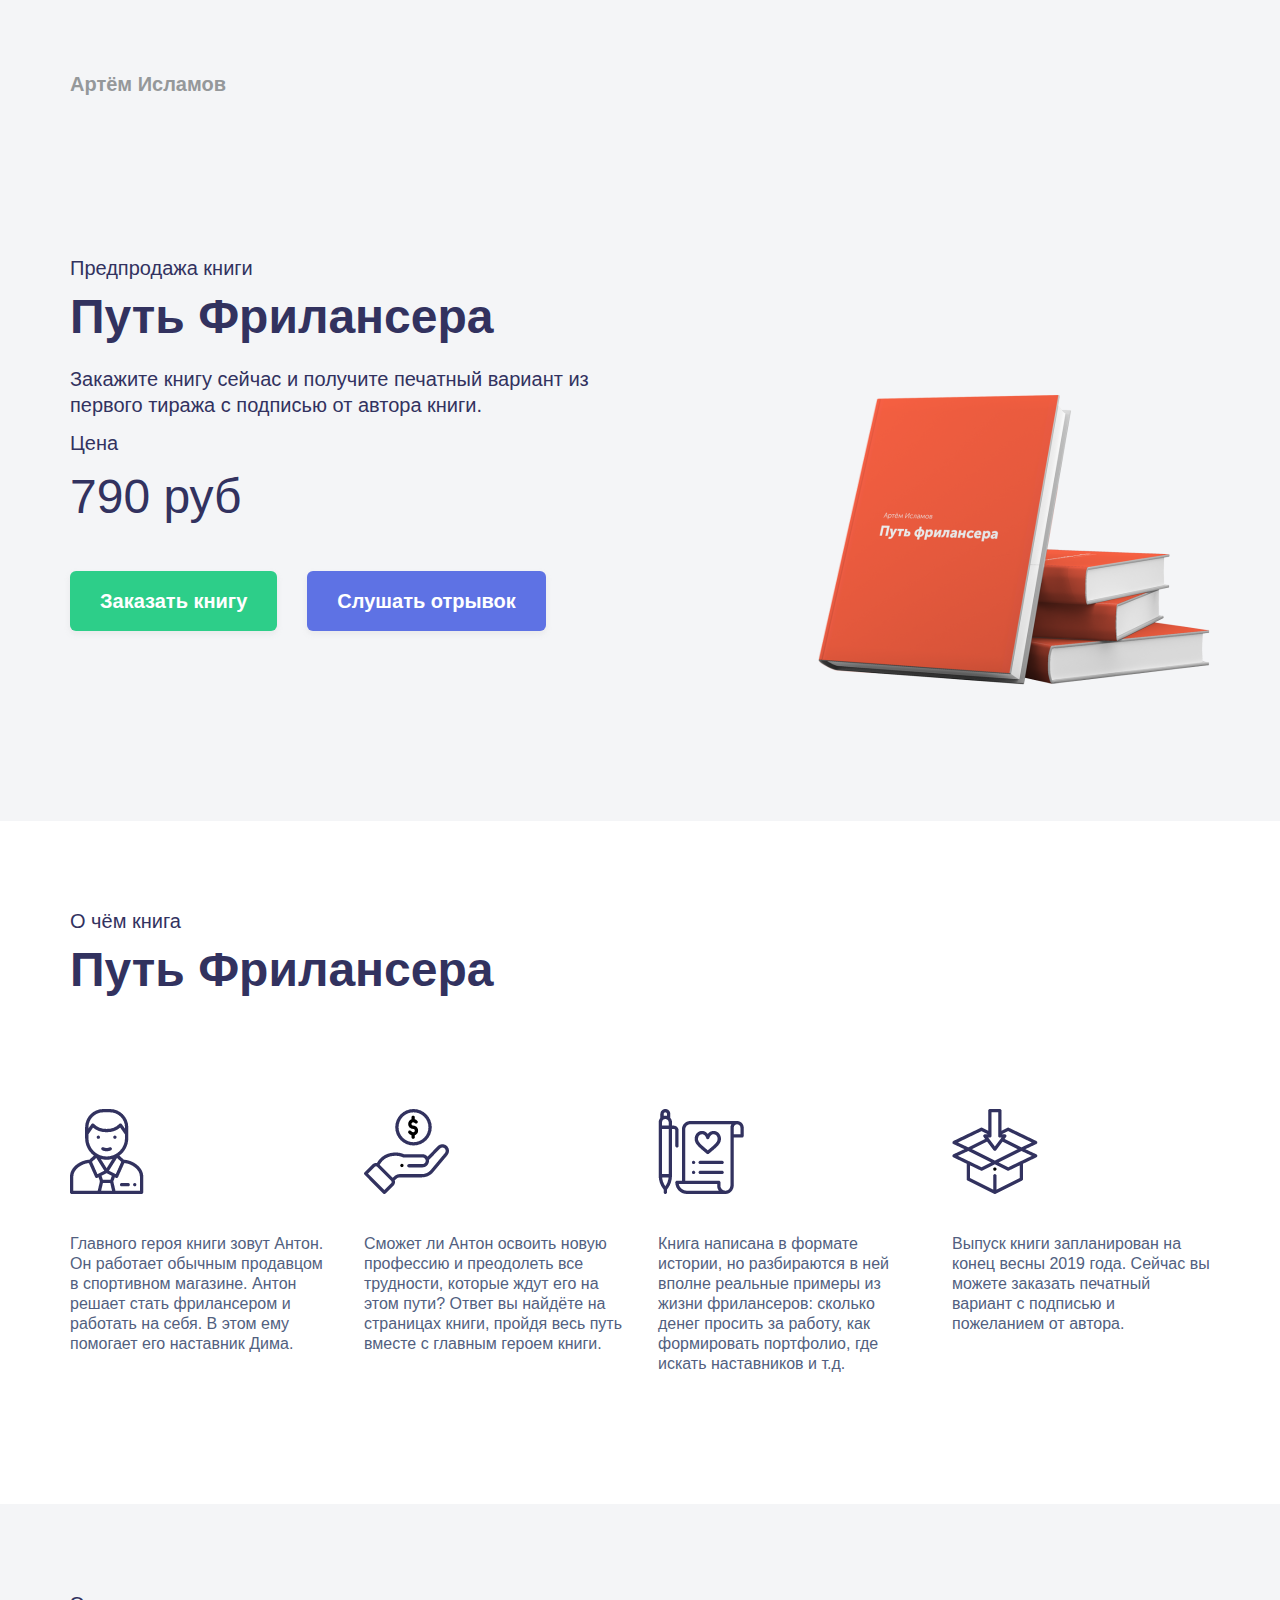
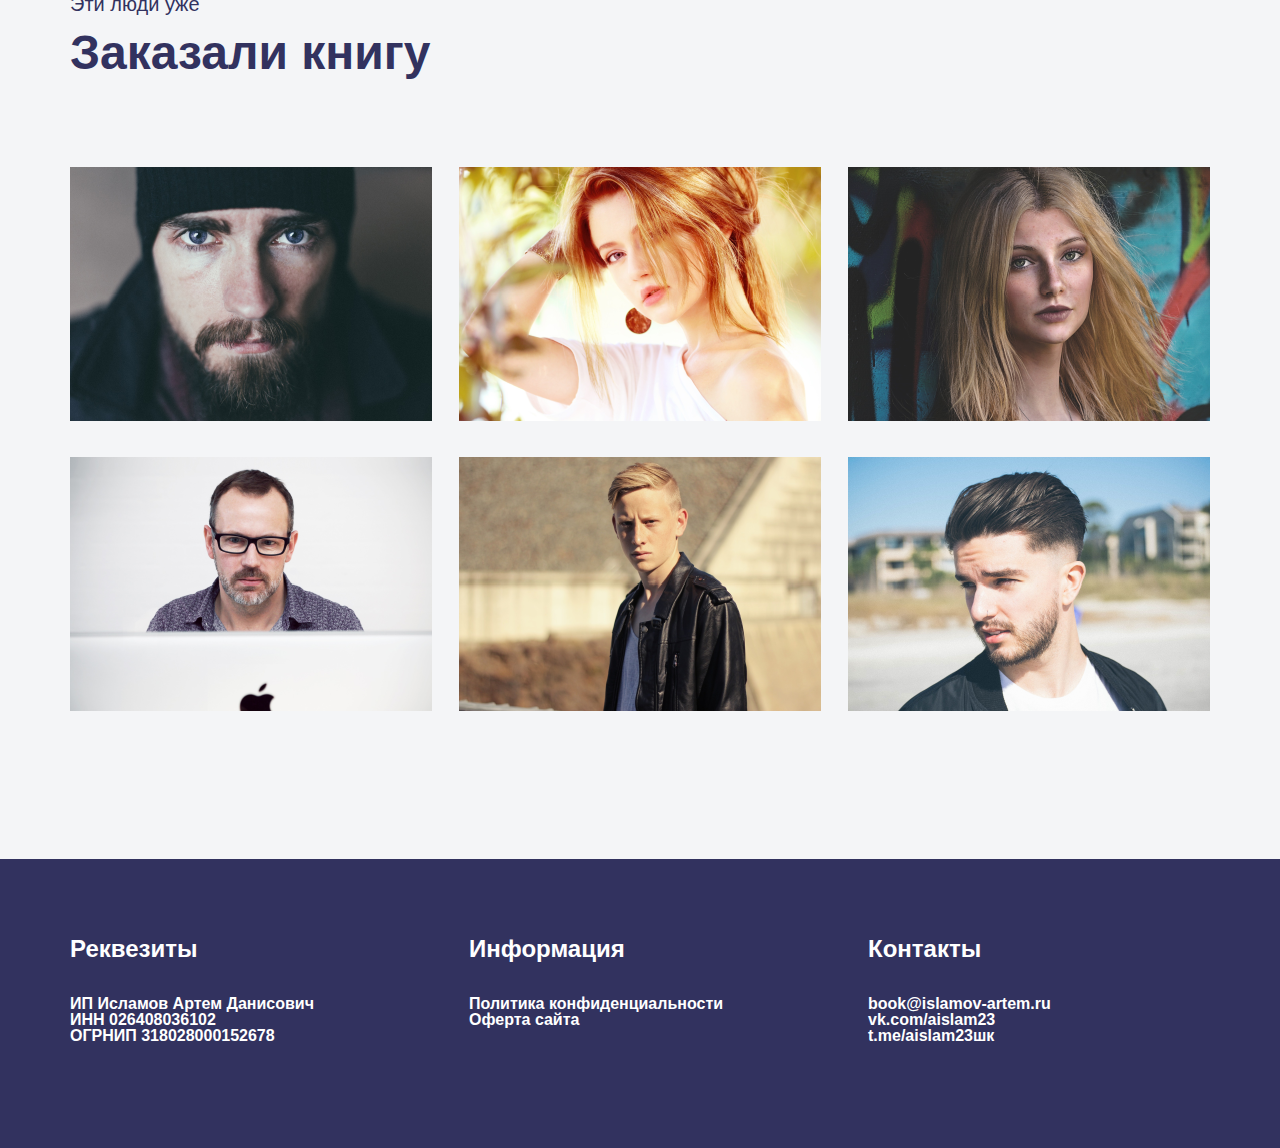
<file: leson-7/leson-8/index.html>
<!DOCTYPE html>
<html lang="ru">
<head>
  <meta charset="UTF-8">
  <title>Путь Фрилансера</title>
  <link rel="stylesheet" href="https://use.fontawesome.com/releases/v5.7.2/css/all.css" integrity="sha384-fnmOCqbTlWIlj8LyTjo7mOUStjsKC4pOpQbqyi7RrhN7udi9RwhKkMHpvLbHG9Sr" crossorigin="anonymous">
  <link rel="stylesheet" href="css/reset.css">
  <link rel="stylesheet" href="css/style.css">
</head>
<body>
  <section class="header reviews">
    <div class="container">
      <div class="wrap-author">
        <div class="author">Артём Исламов</div>
      <!-- /.author -->
      <div class="social">
        <a href="#"><i class="fab fa-vk"></i></a>
        <a href="#"><i class="fab fa-youtube"></i></a>
        <a href="#"><i class="fab fa-instagram"></i></a>
      </div>
      <!-- /.social -->
      </div>
      <!-- /.wrap-author -->
    </div>
    <!-- /.container -->
    <div class="container">
      <div class="main"> 
        <div class="main-text">
          <small class="subtitle">Предпродажа книги</small>
          <h2 class="title">Путь Фрилансера</h2>
          <p class="main-desc">Закажите книгу сейчас и получите печатный вариант из первого тиража с подписью от автора книги.
          </p>
          <small class="price-tag">Цена</small>
          <strong class="price">790 руб</strong>
          <div class="btns">
            <a class="button button-success" href="#">Заказать книгу</a>
            <a class="button button-example" href="#">Слушать отрывок</a>
          </div>
          <!-- /.btns -->
        </div>
        <!-- /.main-text -->
        <div class="main-img">
        <img src="images/img-book.png" alt="Фото книги">
        </div>
        <!-- /.main-img -->
    </div>
    <!-- /.main -->
    </div>
    <!-- /.container -->
  </section>
  <!-- /.header -->
  <section class="about">
    <div class="container">
      <div class="wrap-about">
        <small class="subtitle">О чём книга</small>
        <!-- /.subtitle -->
        <h2 class="title">Путь Фрилансера</h2>
        <!-- /.title -->
        <div class="about-items">
          <div class="about-item">
            <img src="images/img-1.png" alt="">
            <span class="about-desc">Главного героя книги зовут Антон. Он работает обычным продавцом в спортивном магазине. Антон решает стать фрилансером и работать на себя. В этом ему помогает его наставник Дима.</span>
            <!-- /.desc -->
            </div>
          <!-- /.about-item -->
          <div class="about-item">
            <img src="images/img-2.png" alt="">
            <span class="about-desc">Сможет ли Антон освоить новую профессию и преодолеть все трудности, которые ждут его на этом пути? Ответ вы найдёте на страницах книги, пройдя весь путь вместе с главным героем книги.</span>
            <!-- /.desc -->
          </div>
          <!-- /.about-item -->
          <div class="about-item">
            <img src="images/img-3.png" alt="">
            <span class="about-desc">Книга написана в формате истории, но разбираются в ней вполне реальные примеры из жизни фрилансеров: сколько денег просить за работу, как формировать портфолио, где искать наставников и т.д.</span>
            <!-- /.desc -->
          </div>
          <!-- /.about-item -->
          <div class="about-item">
            <img src="images/img-4.png" alt="">
            <span class="about-desc">Выпуск книги запланирован на конец весны 2019 года. Сейчас вы можете заказать печатный вариант с подписью и пожеланием от автора.</span>
            <!-- /.desc -->
          </div>
          <!-- /.about-item -->
        </div>
        <!-- /.about-items -->
      </div>
      <!-- /.wrap-about -->
    </div>
    <!-- /.container -->
  </section>
  <!-- /.about -->
  <section class="reviews header">
    <div class="container">
      <div class="wrap-reviews">
        <small class="subtitle">Эти люди уже</small>
        <h2 class="title">Заказали книгу</h2>
        <div class="photos-reviews">
          <img src="images/photo-1.png" alt="">
          <img src="images/photo-2.png" alt="">
          <img src="images/photo-3.png" alt="">
          <img src="images/photo-4.png" alt="">
          <img src="images/photo-5.png" alt="">
          <img src="images/photo-6.png" alt="">
        </div>
      </div>
    </div>
  </section>
  <footer class="footer">
    <div class="container">
      <div class="wrap-footer">
        <div class="footer-item">
          <span class="footer-subtitle">Реквезиты</span>
          <!-- /.footer-subtitle -->
          <small class="footer-desc">ИП Исламов Артем Данисович<br> 
              ИНН 026408036102 <br>
              ОГРНИП 318028000152678</small>
          <!-- /.footer-desc -->
        </div>
        <!-- /.footer-items -->
        <div class="footer-item">
          <span class="footer-subtitle">Информация</span>
          <!-- /.footer-subtitle -->
          <small class="footer-desc">Политика конфиденциальности<br> 
              Оферта сайта</small>
          <!-- /.footer-desc -->
        </div>
        <!-- /.footer-items -->
        <div class="footer-item">
          <span class="footer-subtitle">Контакты</span>
          <!-- /.footer-subtitle -->
          <small class="footer-desc">
            <a href="#">book@islamov-artem.ru </a><br>
            <a href="#">vk.com/aislam23 </a><br>
            <a href="#">t.me/aislam23шк</a>
          </small>
          <!-- /.footer-desc -->
        </div>
        <!-- /.footer-items -->
      </div>
      <!-- /.wrap-footer -->
    </div>
    <!-- /.container -->
  </footer>
  <!-- /.footer -->
</body>
</html>
</file>
<file: leson-5/css/style.css>
.wrapper{
  max-width: 1200px;
  margin-right: auto;
  margin-left: auto;
  
  font-size: 20px;
  font-weight: 500;
  text-align: justify;
  text-indent: 50px;
}
.wrapper a{
  color: #2980bd;
  text-decoration: none;
}
.wrapper h2{
  margin-top: 110px;  
  text-align: center;
  
  border-bottom: 3px dashed rgb(0, 128, 64);
}
.wrapper strong{
  font-style: italic;
  font-weight: 800;
  font-size: 24px;
}
.wrapper nav{
  position: fixed;
  left: 2%;
  top: 20%;
  text-indent: 0px;
  font-style: 32px;
  font-weight: 800;
  width: 300px;
}
.wrapper li {
  list-style-type: none;
  padding-top: 20px;
}
.wrapper ul {
  margin-left: 0;
  padding-left: 0;
}
.item-1{
  margin: 0;
  padding-bottom: 50px;
  font-size: 62px;
}
.wrapper img{
  width: 1200px;
  margin-bottom: -200px;
}
.text-1{
  margin-top: 50px;
}
.text-2{
  background-image: url(../images/img-1.png);
  background-repeat: no-repeat;
  background-position: 700px bottom;
  background-size: 40%;
}
.text-3{
  background-image: url(../images/img-2.png);
  background-repeat: no-repeat;
  background-position: left bottom;
  background-size: 40%;
}
.text-4{
  background-image: url(../images/img-3.png);
  background-repeat: no-repeat;
  background-position: center 90px;
  background-size: 30%;
}
.text-5{
  background-image: url(../images/img-7.jpg);
  background-repeat: no-repeat;
  background-position: right bottom;
  background-size: 50%;
}
.text-6{
  background-image: url(../images/img-6.png);
  background-repeat: no-repeat;
  background-position: right bottom;
  background-size: 40%;
}
</file>
<file: leson-6/css/style.css>
* {
  box-sizing: border-box;
}
.container {
  width: 100%;
  height: 675px;
  background-color: #f6f6f6;
  position: absolute;
 }
.box {
  display: flex;
  justify-content: space-around;
  align-items: center;
  flex: auto;
  
  margin-left: auto;
  margin-right: auto;
  margin-top: 100px;
  
  width: 1010px;
  height: 503px;
  border: 1px solid #d7d7d7;
  background-color: #ffffff;
}
.box img {
  width: 376px;
  height: 375px;
}
.main {
  display: flex;
  flex-direction: column;
}
.text {
  width: 395px;
  height: 50px;
  color: #2f2f2f;
  font-family: "Arial MT";
  font-size: 16px;
  font-weight: 400;
}
.price {
  padding-top: 55px;
  padding-bottom: 23px;
  color: #2f2f2f;
  font-family: "Arial MT";
  font-size: 16px;
  font-weight: 400;
}
.main strong {
  padding-bottom: 55px;
  color: #2f2f2f;
  font-family: "Arial MT";
  font-size: 30px;
  font-weight: 600;
}
.main h1 {
  width: 178px;
  height: 22px;
  color: #2f2f2f;
  font-family: "Arial - Bold MT";
  font-size: 23px;
  font-weight: 800;
  margin-bottom: 30px;
}
.main button {
  width: 252px;
  height: 50px;
  background-color: #ec744a;
}
.main button a{
   color: #ffffff;
  font-family: "Arial MT";
  font-size: 19px;
  font-weight: 400;
  text-decoration: none;
}
.main button:hover{
  transform: scale(1.03, 1.03);
  background-color: #ec884a;
  transition: all 0.3s ease-in-out;
}
</file>
<file: leson-7/css/style.css>
* {
  box-sizing: border-box;
  font-family: sans-serif;
}
/* WRAPPER */
.container {
  width: 100%;
  align-items: center;
  width: 1150px;
  margin-left: auto;
  margin-right: auto;
}
.wrapper {
  display: flex;
  justify-content: space-around;
  padding-top: 50px;
  padding-bottom: 96px;
  width: 100%;
}
.promo-img {
  width: 404px;
  height: 630px; 
}
.features {
  display: flex;
  flex-direction: column;
  width: 526px;
}
.title {
  margin: 0;
  color: #000000;
  font-family: Tahoma;
  font-size: 48px;
  font-weight: 700;
}
.subject {
  padding: 15px 0 35px 0;
  color: #000000;
  font-family: Tahoma;
  font-size: 30px;
  font-weight: 400;
}
.desc {
  color: #000000;
  font-family: Tahoma;
  font-size: 18px;
  font-weight: 400;
  line-height: 27px;
}
.price {
  padding: 47px 0 53px 0;
  color: #313131;
  font-family: Tahoma;
  font-size: 48px;
  font-weight: 400;
  line-height: 27px;
}
.btns a {
  display: inline-block;
  text-align: center;
  padding: 21px;
  color: #f05a22;
  font-family: Tahoma;
  font-size: 24px;
  font-weight: 700;
  line-height: 24px;
  text-decoration: none;
  background: #fff;
  border-radius: 5px;
  border: 2px solid #f05a22;
}
.buy {
  margin-right: 40px;
  width: 175px;
  height: 67px;
}
.other {
  width: 287px;
  height: 67px;
}
.btns a:hover {
  background-color: #f05a22;
  color: #fff;
}
/* Shipping */
.shipping {
  background: #f2f2f2;
}
.shipping-div {
  display: flex;
  justify-content: center;
  flex-direction: column;
  text-align: center;
}
.heading {
  display: inline-block;
  
  margin-top: 90px;
  margin-bottom: 90px;
  margin-left: auto;
  margin-right: auto;
  
   color: #333333;
  font-family: Tahoma;
  font-size: 30px;
  font-weight: 700;
  line-height: 27px;
}
.items {
  display: flex;
  flex-direction: row;
  justify-content: space-around;
}
.item { 
  display: flex;
  flex-direction: column;
  justify-content: center;
  align-items: center;
  
  width: 240px;
 }
.shipping-img {
  display: inline-block;
  width: 70px;
  padding-bottom: 20px;
}
.shipping-desc {
  text-align: center;
  color: #333333;
  font-family: "Open Sans";
  font-size: 18px;
  font-weight: 400;
  line-height: 22px;
  padding-bottom: 90px;
}
/* reviews */
.heading-reviews {
  display: flex;
  flex-direction: column;
  justify-content: center;
  align-items: center;
  padding: 90px 0 80px 0;
  
  color: #333333;
  font-family: Tahoma;
  font-size: 30px;
  font-weight: 700;
  line-height: 27px;
}
.photos-reviews {
  display: flex;
  flex-direction: column;
  margin-bottom: 100px;
}
.images {
  display: flex;
  justify-content: space-between;
  margin-bottom: 40px;
  flex: auto;
}
</file>
<file: lesson-10/css/style.css>
body {
  color: #32325f;
}
img {
  display: inline-block;
  width: 100%;
}
.main-wrapper-navbar {
  margin-bottom: 100px;
}
.main-hero {
  padding-bottom: 190px;
}
.navbar span {
  color: #95989a;
  font-size: 20px;
  font-weight: 700;
}
.social a {
  color: #95989a;
  font-size: 24px;
  font-weight: 400;
}
.subtitle {
  font-size: 20px;
  font-weight: 400;
  padding-bottom: 15px;
}
.title {
  font-size: 48px;
  font-weight: 700;
  padding-bottom: 25px;
}
.main-desc {
  font-size: 20px;
  font-weight: 400;
  line-height: 26px;
  padding-bottom: 15px;
}
.price-tag {
  font-size: 20px;
  font-weight: 400;
  padding-bottom: 15px;
}
.price {
  font-size: 48px;
  font-weight: 400;
  padding-bottom: 50px;
}
.img-book {
  width: 100%;
}
.button {
  color: #ffffff;
  font-size: 20px;
  font-weight: 700;
  text-decoration: none;
  margin-right: 20px;
}
.img-main {
  margin-bottom: 40px;
  max-width: 85px;
}
.titles {
  margin-bottom: 100px;
}
.subtitles {
  padding-top: 90px;
}
.main-row {
  padding-bottom: 130px;
}
.reviews-row-wrapper {
  padding-bottom: 112px;   
}
.footer {
  background: #32325f;
  color: #fff;
  text-decoration: none;
}
.footer-row-wrapper {
  padding-top: 80px;
  padding-bottom: 100px;
}
.footer-subtitle {
  font-size: 24px;
  font-weight: 700;
  padding-bottom: 35px;
}
.footer-desc {
  font-size: 16px;
  font-weight: 700;
}
.footer-desc a{
  font-size: 16px;
  font-weight: 700;
  color: #ffffff;
  text-decoration: none;
}
</file>
<file: lesson-9/css/style.css>
* {
  box-sizing: border-box;
}
body {
  background-color: rgb(228, 228, 228);
}
.container {
  margin: 100px auto;
  background-color: #ffffff;
  border-radius: 5px;
  box-shadow: 0 0 20px 3px #818080;
}
.heading {
  display: block;
  width: 100%;
  text-align: center;
}
.row {
  display: flex;
  justify-content: center;
}
.col-12 {
  display: flex;
  flex-direction: column;
  align-items: center;
  padding-bottom: 30px;
  padding-top: 20px;
}
@media (max-width: 576px) {
  .column_4 {
    order: -1;
  } 
}
</file>
<file: leson-7/leson-8/css/style.css>
* {
  box-sizing: border-box;
}
body {
  font-family: sans-serif;
  color: #32325f;
}
.header {
  background-color: #f4f5f7;
}
.container {
  max-width: 1140px;
  width: 97%;
  margin: 0 auto 0 auto;
}
/*  Author */
.wrap-author {
  display: flex;
  justify-content: space-between;
  color: #95989a;
  padding: 74px 0 160px 0;
}
.author {
  font-size: 20px;
  font-weight: 700;
}
.social {
  
}
.social a {
  color: #95989a;
  font-size: 24px;
  font-weight: 400;
  padding-right: 20px;
  text-decoration: none;
}
/*  Main  */
.main {
  display: flex;
  justify-content: space-between;
}
.main-text {
  width: 50%;
  display: flex;
  flex-direction: column;
} 
.subtitle {
  display: block;
  font-size: 20px;
  font-weight: 400;
  padding-bottom: 15px;
}
.title {
  display: block;
  font-size: 48px;
  font-weight: 700;
  padding-bottom: 25px;
}
.main-desc {
  font-size: 20px;
  font-weight: 400;
  line-height: 26px;
  padding-bottom: 15px;
}
.price-tag {
  font-size: 20px;
  font-weight: 400;
  padding-bottom: 20px;
}
.price {
  font-size: 48px;
  font-weight: 400;
  padding-bottom: 50px;
}
.btns {
  display: flex;
  padding-bottom: 190px;
}
.button {
  display: inline-block;
  box-shadow: 0 3px 6px rgba(173, 173, 173, 0.16);  
  border-radius: 6px;
  background-color: grey;
  text-decoration: none;
  color: #ffffff;
  font-size: 20px;
  font-weight: 700;
  margin-right: 30px;
  text-align: center;
  align-items: center;
  padding: 20px 30px;
}
.button-success {
  background-color: #2dce89;
}
.button-example {
  background-color: #5e72e4;
}
.main-img {
  display: flex;
  align-items: center;
  justify-content: flex-end;
  width: 50%;
}
/*  About  */
.wrap-about {
  padding-top: 90px;
}
.about-items {
  display: flex;
  justify-content: space-between;
  padding-top: 90px;
  padding-bottom: 130px;
}
.about-item {
  max-width: 258px;
}
.about-item img {
  display: block;
  padding-bottom: 40px;
}
.about-desc {
  color: #525f7f;
  font-size: 16px;
  font-weight: 400;
  line-height: 20px;
}
/*  reviews */
.wrap-reviews {
  padding-top: 90px;
}
.photos-reviews {
  display: flex;
  justify-content: space-between;
  flex-wrap: wrap;
  padding-top: 65px;
  padding-bottom: 112px;
}
.photos-reviews img {
  padding-bottom: 36px;
  display: inline-block;
}
/*  Footer */
.footer {
  background-color: #32325f;
}
.wrap-footer {
  display: flex;
  justify-content: space-between;
  padding-top: 78px;
  padding-bottom: 104px;
}
.footer-item {
  color: #fff;
  width: 30%;
}
.footer-subtitle {
  display: block;
  font-size: 24px;
  font-weight: 700;
  padding-bottom: 35px;
}
.footer-desc {
  display: block;
  font-size: 16px;
  font-weight: 700;
}
.footer-desc a {
  color: #ffffff;
  text-decoration: none;
  font-size: 16px;
  font-weight: 700;
}
</file>
